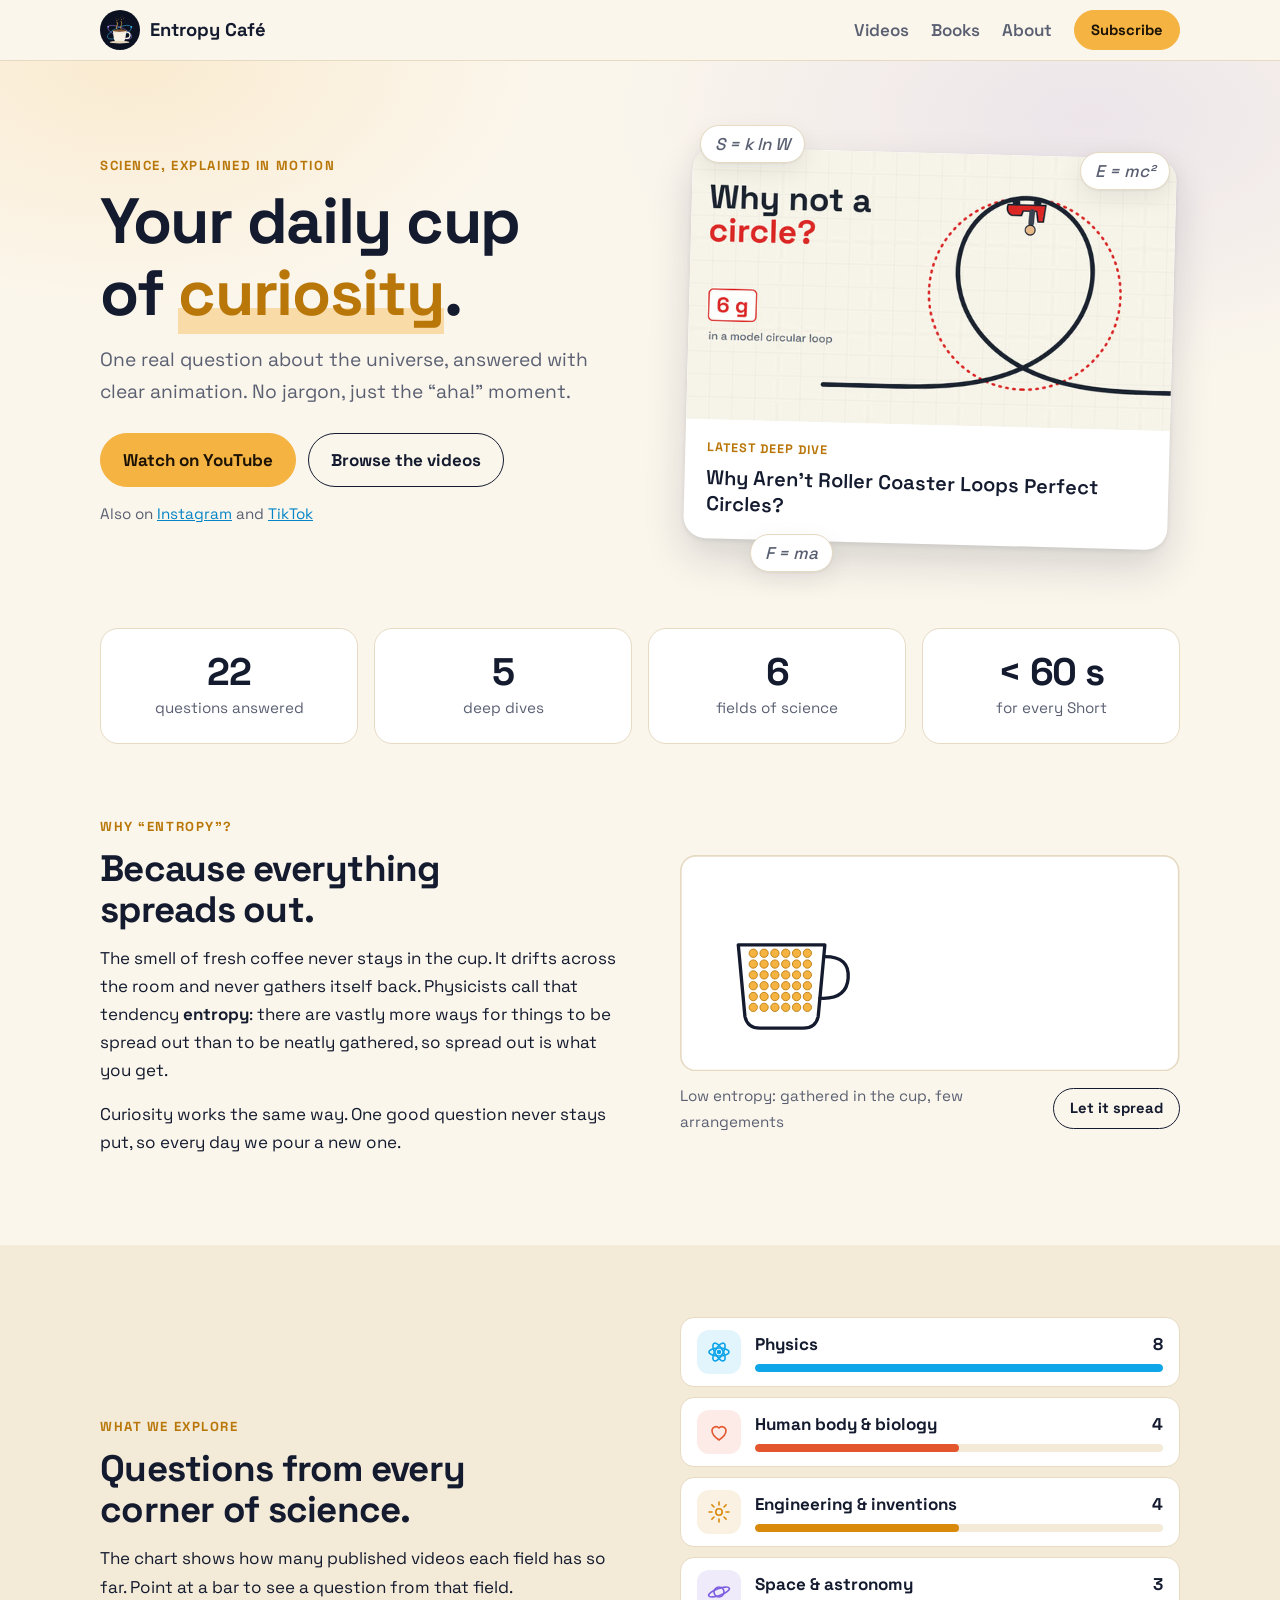
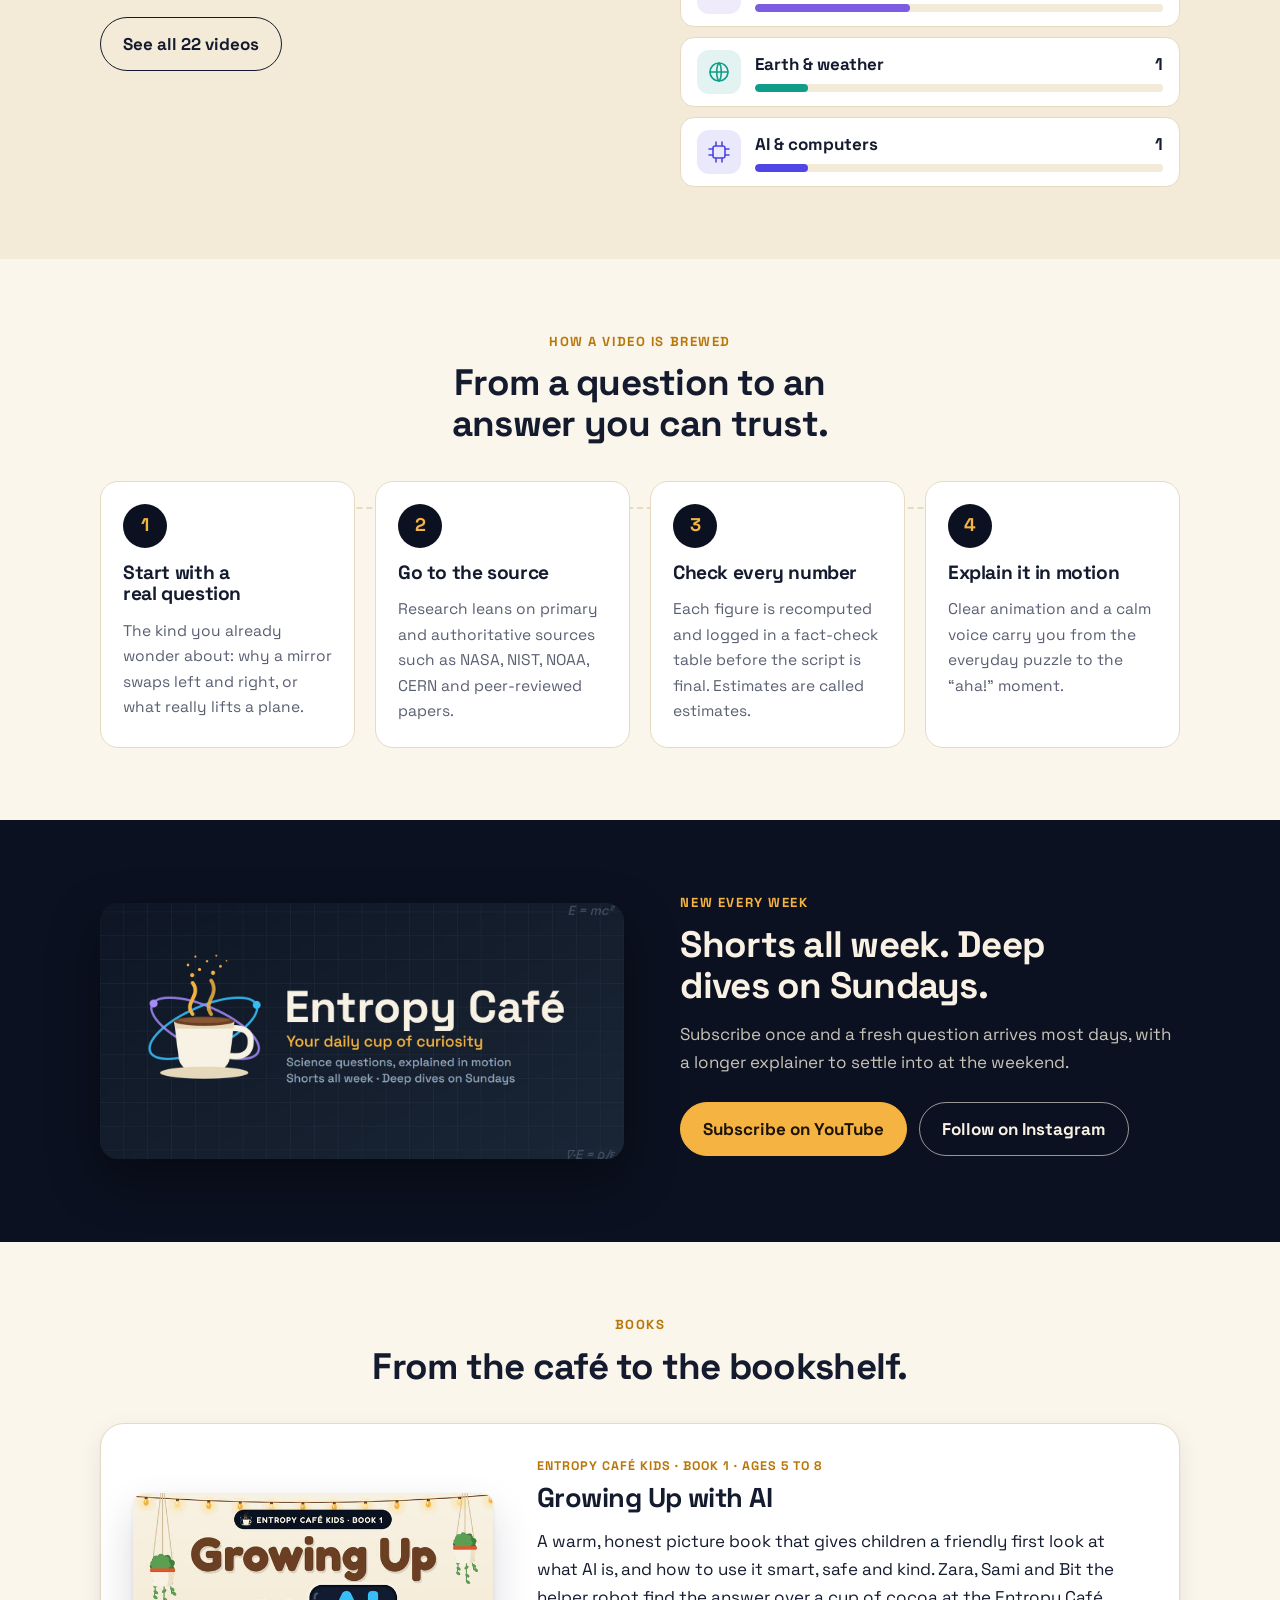
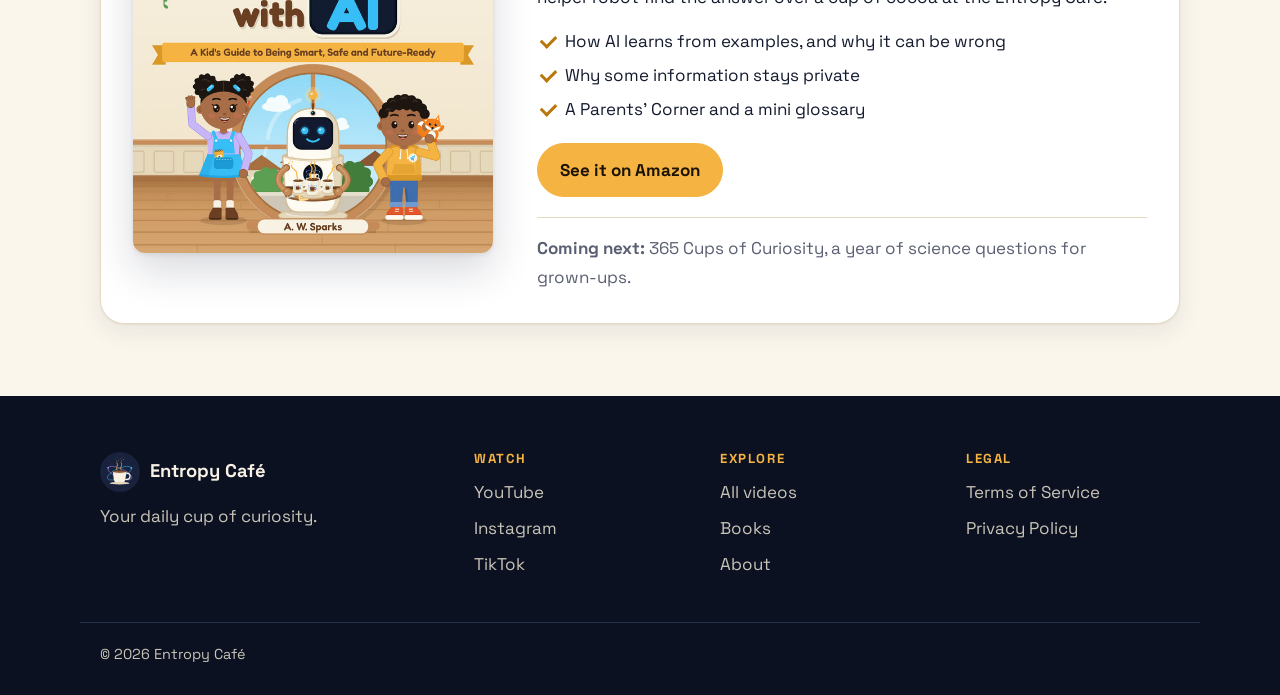
<file: index.html>
<!doctype html>
<html lang="en">
<head>
<meta charset="utf-8">
<meta name="viewport" content="width=device-width, initial-scale=1">
<title>Entropy Café · Your daily cup of curiosity</title>
<meta name="description" content="Entropy Café answers one real science question a day with clear animation. Physics, space, biology, engineering and more.">
<meta property="og:title" content="Entropy Café · Your daily cup of curiosity">
<meta property="og:description" content="Entropy Café answers one real science question a day with clear animation. Physics, space, biology, engineering and more.">
<meta property="og:image" content="https://wadra.github.io/entropycafe_website/img/banner.jpg">
<link rel="icon" href="logo.png">
<link rel="stylesheet" href="style.css">
</head>
<body class="site home">
<a class="skip" href="#main">Skip to content</a>
<nav class="top">
  <div class="wrap">
    <a class="brand" href="./"><span class="logo " aria-hidden="true"><svg viewBox="-300 -330 600 580"><g id="mark">
  <!-- orbit rings (atom) around the cup -->
  <ellipse cx="0" cy="-10" rx="250" ry="92" fill="none" stroke="#38BDF8" stroke-width="10" opacity="0.9" transform="rotate(-24)"/>
  <ellipse cx="0" cy="-10" rx="250" ry="92" fill="none" stroke="#A78BFA" stroke-width="10" opacity="0.85" transform="rotate(24)"/>
  <circle cx="226" cy="-110" r="17" fill="#38BDF8"/>
  <circle cx="-218" cy="-116" r="17" fill="#A78BFA"/>
  <!-- cup -->
  <path d="M -130 -40 L 130 -40 L 110 120 Q 100 170 50 170 L -50 170 Q -100 170 -110 120 Z" fill="#F8F1E4"/>
  <path d="M 128 -10 Q 205 -10 200 55 Q 195 118 118 110" fill="none" stroke="#F8F1E4" stroke-width="26" stroke-linecap="round"/>
  <path d="M -130 -40 L 130 -40 L 126 -8 L -126 -8 Z" fill="#E7D8BD"/>
  <ellipse cx="0" cy="-40" rx="130" ry="20" fill="#6B3F24"/>
  <ellipse cx="0" cy="-44" rx="110" ry="12" fill="#8A5634"/>
  <!-- saucer -->
  <ellipse cx="0" cy="182" rx="190" ry="26" fill="#E7D8BD"/>
  <!-- steam that dissolves into scattered particles (entropy) -->
  <path d="M -50 -70 C -90 -120, -10 -150, -50 -205" fill="none" stroke="#F5B342" stroke-width="16" stroke-linecap="round"/>
  <path d="M 30 -70 C -10 -125, 70 -150, 30 -215" fill="none" stroke="#F5B342" stroke-width="16" stroke-linecap="round" opacity="0.85"/>
  <g fill="#F5B342">
    <circle cx="-52" cy="-238" r="9"/><circle cx="-20" cy="-262" r="7"/><circle cx="-70" cy="-282" r="6"/>
    <circle cx="38" cy="-248" r="9"/><circle cx="70" cy="-276" r="6"/><circle cx="12" cy="-298" r="5"/>
    <circle cx="-38" cy="-318" r="4"/><circle cx="52" cy="-322" r="4"/><circle cx="96" cy="-300" r="3.5"/>
  </g>
</g>
</svg></span><span>Entropy Café</span></a>
    <div class="top-links">
      <a href="videos.html">Videos</a><a href="./#books">Books</a><a href="about.html">About</a>
      <a class="btn primary small" href="https://www.youtube.com/@entropycafe?sub_confirmation=1">Subscribe</a>
    </div>
  </div>
</nav>
<main id="main">
<header class="hero">
  <div class="wrap hero-grid">
    <div class="reveal">
      <p class="eyebrow">Science, explained in motion</p>
      <h1>Your daily cup of <em>curiosity</em>.</h1>
      <p class="lede">One real question about the universe, answered with clear animation. No jargon, just the “aha!” moment.</p>
      <p class="cta">
        <a class="btn primary" href="https://www.youtube.com/@entropycafe">Watch on YouTube</a>
        <a class="btn" href="videos.html">Browse the videos</a>
      </p>
      <p class="social">Also on <a href="https://www.instagram.com/entropy.cafe.science/">Instagram</a> and <a href="https://www.tiktok.com/@entropycafe">TikTok</a></p>
    </div>
    <div class="hero-art reveal">
      <span class="eq e1" aria-hidden="true">S = k ln W</span><span class="eq e2" aria-hidden="true">E = mc²</span><span class="eq e3" aria-hidden="true">F = ma</span>
      <a class="feature" href="https://www.youtube.com/watch?v=LrMiKz4gIHo">
        <span class="thumb"><img src="thumbs/LrMiKz4gIHo.jpg" alt="" width="640" height="360"><span class="play" aria-hidden="true"></span></span>
        <span class="feature-text"><span class="card-meta">Latest deep dive</span><span class="card-title">Why Aren't Roller Coaster Loops Perfect Circles?</span></span>
      </a>
    </div>
  </div>
</header>

<section class="stats" aria-label="The channel in numbers">
  <div class="wrap stats-grid">
    <div class="stat reveal"><b data-count="22">22</b><span>questions answered</span></div>
    <div class="stat reveal"><b data-count="5">5</b><span>deep dives</span></div>
    <div class="stat reveal"><b data-count="6">6</b><span>fields of science</span></div>
    <div class="stat reveal"><b>&lt; 60 s</b><span>for every Short</span></div>
  </div>
</section>

<section class="wrap split" id="entropy">
  <div class="reveal">
    <p class="eyebrow">Why “Entropy”?</p>
    <h2>Because everything spreads out.</h2>
    <p>The smell of fresh coffee never stays in the cup. It drifts across the room and never gathers itself back. Physicists call that tendency <strong>entropy</strong>: there are vastly more ways for things to be spread out than to be neatly gathered, so spread out is what you get.</p>
    <p>Curiosity works the same way. One good question never stays put, so every day we pour a new one.</p>
  </div>
  <figure class="entropy reveal" id="entropyFig">
    <svg viewBox="0 0 600 260" role="img" aria-label="Dots that start gathered in a cup and spread out to fill the room">
      <rect x="1" y="1" width="598" height="258" rx="18" class="room"/>
      <path d="M70 108h104l-8 86q-3 14-18 14H96q-15 0-18-14z" class="cup"/><path d="M174 122q30 0 28 26t-34 24" class="cup"/>
      <g class="dots"><circle cx="88" cy="118" r="5" style="--dx:71px;--dy:98px;--d:0.31s"/><circle cx="101" cy="118" r="5" style="--dx:430px;--dy:-82px;--d:0.43s"/><circle cx="114" cy="118" r="5" style="--dx:111px;--dy:-81px;--d:0.03s"/><circle cx="127" cy="118" r="5" style="--dx:434px;--dy:110px;--d:0.27s"/><circle cx="140" cy="118" r="5" style="--dx:134px;--dy:22px;--d:0.30s"/><circle cx="153" cy="118" r="5" style="--dx:297px;--dy:70px;--d:0.21s"/><circle cx="88" cy="131" r="5" style="--dx:198px;--dy:72px;--d:0.18s"/><circle cx="101" cy="131" r="5" style="--dx:189px;--dy:-86px;--d:0.37s"/><circle cx="114" cy="131" r="5" style="--dx:366px;--dy:-31px;--d:0.09s"/><circle cx="127" cy="131" r="5" style="--dx:433px;--dy:-80px;--d:0.23s"/><circle cx="140" cy="131" r="5" style="--dx:136px;--dy:-83px;--d:0.06s"/><circle cx="153" cy="131" r="5" style="--dx:213px;--dy:56px;--d:0.04s"/><circle cx="88" cy="144" r="5" style="--dx:269px;--dy:75px;--d:0.13s"/><circle cx="101" cy="144" r="5" style="--dx:248px;--dy:-45px;--d:0.16s"/><circle cx="114" cy="144" r="5" style="--dx:193px;--dy:30px;--d:0.15s"/><circle cx="127" cy="144" r="5" style="--dx:-12px;--dy:64px;--d:0.31s"/><circle cx="140" cy="144" r="5" style="--dx:95px;--dy:89px;--d:0.24s"/><circle cx="153" cy="144" r="5" style="--dx:-27px;--dy:-65px;--d:0.46s"/><circle cx="88" cy="157" r="5" style="--dx:260px;--dy:-29px;--d:0.09s"/><circle cx="101" cy="157" r="5" style="--dx:163px;--dy:-94px;--d:0.00s"/><circle cx="114" cy="157" r="5" style="--dx:289px;--dy:27px;--d:0.07s"/><circle cx="127" cy="157" r="5" style="--dx:196px;--dy:23px;--d:0.44s"/><circle cx="140" cy="157" r="5" style="--dx:91px;--dy:-46px;--d:0.32s"/><circle cx="153" cy="157" r="5" style="--dx:324px;--dy:-26px;--d:0.24s"/><circle cx="88" cy="170" r="5" style="--dx:366px;--dy:55px;--d:0.16s"/><circle cx="101" cy="170" r="5" style="--dx:407px;--dy:-101px;--d:0.14s"/><circle cx="114" cy="170" r="5" style="--dx:429px;--dy:5px;--d:0.10s"/><circle cx="127" cy="170" r="5" style="--dx:-69px;--dy:-83px;--d:0.41s"/><circle cx="140" cy="170" r="5" style="--dx:300px;--dy:-100px;--d:0.25s"/><circle cx="153" cy="170" r="5" style="--dx:285px;--dy:-57px;--d:0.16s"/><circle cx="88" cy="183" r="5" style="--dx:132px;--dy:-114px;--d:0.44s"/><circle cx="101" cy="183" r="5" style="--dx:39px;--dy:-16px;--d:0.35s"/><circle cx="114" cy="183" r="5" style="--dx:154px;--dy:-101px;--d:0.26s"/><circle cx="127" cy="183" r="5" style="--dx:85px;--dy:-136px;--d:0.19s"/><circle cx="140" cy="183" r="5" style="--dx:142px;--dy:-1px;--d:0.43s"/><circle cx="153" cy="183" r="5" style="--dx:295px;--dy:-109px;--d:0.34s"/></g>
    </svg>
    <figcaption><span class="state">Low entropy: gathered in the cup, few arrangements</span><button type="button" class="btn small" id="stir">Let it spread</button></figcaption>
  </figure>
</section>

<section class="band-light">
  <div class="wrap split">
    <div class="reveal">
      <p class="eyebrow">What we explore</p>
      <h2>Questions from every corner of science.</h2>
      <p>The chart shows how many published videos each field has so far. Point at a bar to see a question from that field.</p>
      <p><a class="btn" href="videos.html">See all 22 videos</a></p>
    </div>
    <ul class="bars reveal" aria-label="Published videos per field">
      <li style="--c:#0ea5e9;--w:100%" tabindex="0">
        <span class="bar-icon"><svg viewBox="0 0 24 24" width="24" height="24" fill="none" stroke="currentColor" stroke-width="1.6" stroke-linecap="round" stroke-linejoin="round" aria-hidden="true"><ellipse cx="12" cy="12" rx="10" ry="4"/><ellipse cx="12" cy="12" rx="10" ry="4" transform="rotate(60 12 12)"/><ellipse cx="12" cy="12" rx="10" ry="4" transform="rotate(120 12 12)"/><circle cx="12" cy="12" r="1.4" fill="currentColor"/></svg></span>
        <span class="bar-main"><span class="bar-name">Physics<b>8</b></span><span class="bar-track"><span class="bar-fill"></span></span>
        <span class="bar-sample">“Why Aren't Roller Coaster Loops Perfect Circles?”</span></span>
      </li>
      <li style="--c:#e4572e;--w:50%" tabindex="0">
        <span class="bar-icon"><svg viewBox="0 0 24 24" width="24" height="24" fill="none" stroke="currentColor" stroke-width="1.6" stroke-linecap="round" stroke-linejoin="round" aria-hidden="true"><path d="M12 20s-7-4.4-7-9.4A4 4 0 0 1 12 8a4 4 0 0 1 7 2.6c0 5-7 9.4-7 9.4z"/></svg></span>
        <span class="bar-main"><span class="bar-name">Human body &amp; biology<b>4</b></span><span class="bar-track"><span class="bar-fill"></span></span>
        <span class="bar-sample">“Your Blood Is Never Blue. So Why Do Your Veins Look Blue?”</span></span>
      </li>
      <li style="--c:#d98a0b;--w:50%" tabindex="0">
        <span class="bar-icon"><svg viewBox="0 0 24 24" width="24" height="24" fill="none" stroke="currentColor" stroke-width="1.6" stroke-linecap="round" stroke-linejoin="round" aria-hidden="true"><circle cx="12" cy="12" r="3.2"/><path d="M12 2v3M12 19v3M2 12h3M19 12h3M4.9 4.9l2.1 2.1M17 17l2.1 2.1M4.9 19.1 7 17M17 7l2.1-2.1"/></svg></span>
        <span class="bar-main"><span class="bar-name">Engineering &amp; inventions<b>4</b></span><span class="bar-track"><span class="bar-fill"></span></span>
        <span class="bar-sample">“Why Is a 660-Tonne Steel Ball Hanging Inside One of the World's Tallest Skyscrapers?”</span></span>
      </li>
      <li style="--c:#7c5ce0;--w:38%" tabindex="0">
        <span class="bar-icon"><svg viewBox="0 0 24 24" width="24" height="24" fill="none" stroke="currentColor" stroke-width="1.6" stroke-linecap="round" stroke-linejoin="round" aria-hidden="true"><circle cx="12" cy="12" r="5"/><ellipse cx="12" cy="12" rx="11" ry="3.4" transform="rotate(-20 12 12)"/></svg></span>
        <span class="bar-main"><span class="bar-name">Space &amp; astronomy<b>3</b></span><span class="bar-track"><span class="bar-fill"></span></span>
        <span class="bar-sample">“You're Moving at 2 Million km/h Right Now. Why Can't You Feel It?”</span></span>
      </li>
      <li style="--c:#0f9d8a;--w:13%" tabindex="0">
        <span class="bar-icon"><svg viewBox="0 0 24 24" width="24" height="24" fill="none" stroke="currentColor" stroke-width="1.6" stroke-linecap="round" stroke-linejoin="round" aria-hidden="true"><circle cx="12" cy="12" r="9"/><path d="M3 12h18M12 3c3 3 3 15 0 18M12 3c-3 3-3 15 0 18"/></svg></span>
        <span class="bar-main"><span class="bar-name">Earth &amp; weather<b>1</b></span><span class="bar-track"><span class="bar-fill"></span></span>
        <span class="bar-sample">“Why Does the Ocean Have Two High Tides a Day When the Moon Only Passes Once?”</span></span>
      </li>
      <li style="--c:#4f46e5;--w:13%" tabindex="0">
        <span class="bar-icon"><svg viewBox="0 0 24 24" width="24" height="24" fill="none" stroke="currentColor" stroke-width="1.6" stroke-linecap="round" stroke-linejoin="round" aria-hidden="true"><rect x="6" y="6" width="12" height="12" rx="2"/><path d="M9 2v4M15 2v4M9 18v4M15 18v4M2 9h4M2 15h4M18 9h4M18 15h4"/></svg></span>
        <span class="bar-main"><span class="bar-name">AI &amp; computers<b>1</b></span><span class="bar-track"><span class="bar-fill"></span></span>
        <span class="bar-sample">“How Does a Self-Driving Car Know Where It Is to Within a Few Centimetres?”</span></span>
      </li>
    </ul>
  </div>
</section>

<section class="wrap" id="how">
  <div class="center reveal">
    <p class="eyebrow">How a video is brewed</p>
    <h2>From a question to an answer you can trust.</h2>
  </div>
  <ol class="steps">
    <li class="reveal"><span class="step-n">1</span><h3>Start with a real question</h3><p>The kind you already wonder about: why a mirror swaps left and right, or what really lifts a plane.</p></li>
    <li class="reveal"><span class="step-n">2</span><h3>Go to the source</h3><p>Research leans on primary and authoritative sources such as NASA, NIST, NOAA, CERN and peer-reviewed papers.</p></li>
    <li class="reveal"><span class="step-n">3</span><h3>Check every number</h3><p>Each figure is recomputed and logged in a fact-check table before the script is final. Estimates are called estimates.</p></li>
    <li class="reveal"><span class="step-n">4</span><h3>Explain it in motion</h3><p>Clear animation and a calm voice carry you from the everyday puzzle to the “aha!” moment.</p></li>
  </ol>
</section>

<section class="band-dark">
  <div class="wrap split">
    <img class="reveal banner" src="img/banner.jpg" alt="Entropy Café banner: a steaming cup circled by two orbit rings" width="1400" height="684" loading="lazy">
    <div class="reveal">
      <p class="eyebrow">New every week</p>
      <h2>Shorts all week. Deep dives on Sundays.</h2>
      <p>Subscribe once and a fresh question arrives most days, with a longer explainer to settle into at the weekend.</p>
      <p class="cta"><a class="btn primary" href="https://www.youtube.com/@entropycafe?sub_confirmation=1">Subscribe on YouTube</a><a class="btn ghost" href="https://www.instagram.com/entropy.cafe.science/">Follow on Instagram</a></p>
    </div>
  </div>
</section>

<section class="wrap" id="books">
  <div class="center reveal"><p class="eyebrow">Books</p><h2>From the café to the bookshelf.</h2></div>
  <div class="book reveal">
    <a class="book-cover" href="https://www.amazon.com/dp/B0HLD6KB7K"><img src="img/book-growing-up-with-ai.jpg" alt="Cover of Growing Up with AI" width="640" height="640" loading="lazy"></a>
    <div>
      <p class="card-meta">Entropy Café Kids · Book 1 · Ages 5 to 8</p>
      <h3>Growing Up with AI</h3>
      <p>A warm, honest picture book that gives children a friendly first look at what AI is, and how to use it smart, safe and kind. Zara, Sami and Bit the helper robot find the answer over a cup of cocoa at the Entropy Café.</p>
      <ul class="ticks"><li>How AI learns from examples, and why it can be wrong</li><li>Why some information stays private</li><li>A Parents’ Corner and a mini glossary</li></ul>
      <p><a class="btn primary" href="https://www.amazon.com/dp/B0HLD6KB7K">See it on Amazon</a></p>
      <p class="soon"><strong>Coming next:</strong> 365 Cups of Curiosity, a year of science questions for grown-ups.</p>
    </div>
  </div>
</section></main>
<footer class="foot">
  <div class="wrap foot-grid">
    <div><a class="brand" href="./"><span class="logo " aria-hidden="true"><svg viewBox="-300 -330 600 580"><g id="mark">
  <!-- orbit rings (atom) around the cup -->
  <ellipse cx="0" cy="-10" rx="250" ry="92" fill="none" stroke="#38BDF8" stroke-width="10" opacity="0.9" transform="rotate(-24)"/>
  <ellipse cx="0" cy="-10" rx="250" ry="92" fill="none" stroke="#A78BFA" stroke-width="10" opacity="0.85" transform="rotate(24)"/>
  <circle cx="226" cy="-110" r="17" fill="#38BDF8"/>
  <circle cx="-218" cy="-116" r="17" fill="#A78BFA"/>
  <!-- cup -->
  <path d="M -130 -40 L 130 -40 L 110 120 Q 100 170 50 170 L -50 170 Q -100 170 -110 120 Z" fill="#F8F1E4"/>
  <path d="M 128 -10 Q 205 -10 200 55 Q 195 118 118 110" fill="none" stroke="#F8F1E4" stroke-width="26" stroke-linecap="round"/>
  <path d="M -130 -40 L 130 -40 L 126 -8 L -126 -8 Z" fill="#E7D8BD"/>
  <ellipse cx="0" cy="-40" rx="130" ry="20" fill="#6B3F24"/>
  <ellipse cx="0" cy="-44" rx="110" ry="12" fill="#8A5634"/>
  <!-- saucer -->
  <ellipse cx="0" cy="182" rx="190" ry="26" fill="#E7D8BD"/>
  <!-- steam that dissolves into scattered particles (entropy) -->
  <path d="M -50 -70 C -90 -120, -10 -150, -50 -205" fill="none" stroke="#F5B342" stroke-width="16" stroke-linecap="round"/>
  <path d="M 30 -70 C -10 -125, 70 -150, 30 -215" fill="none" stroke="#F5B342" stroke-width="16" stroke-linecap="round" opacity="0.85"/>
  <g fill="#F5B342">
    <circle cx="-52" cy="-238" r="9"/><circle cx="-20" cy="-262" r="7"/><circle cx="-70" cy="-282" r="6"/>
    <circle cx="38" cy="-248" r="9"/><circle cx="70" cy="-276" r="6"/><circle cx="12" cy="-298" r="5"/>
    <circle cx="-38" cy="-318" r="4"/><circle cx="52" cy="-322" r="4"/><circle cx="96" cy="-300" r="3.5"/>
  </g>
</g>
</svg></span><span>Entropy Café</span></a><p>Your daily cup of curiosity.</p></div>
    <div><h2>Watch</h2><a href="https://www.youtube.com/@entropycafe">YouTube</a><a href="https://www.instagram.com/entropy.cafe.science/">Instagram</a><a href="https://www.tiktok.com/@entropycafe">TikTok</a></div>
    <div><h2>Explore</h2><a href="videos.html">All videos</a><a href="./#books">Books</a><a href="about.html">About</a></div>
    <div><h2>Legal</h2><a href="terms.html">Terms of Service</a><a href="privacy.html">Privacy Policy</a></div>
  </div>
  <p class="wrap copy">© 2026 Entropy Café</p>
</footer>
<script src="script.js" defer></script>
</body>
</html>
</file>
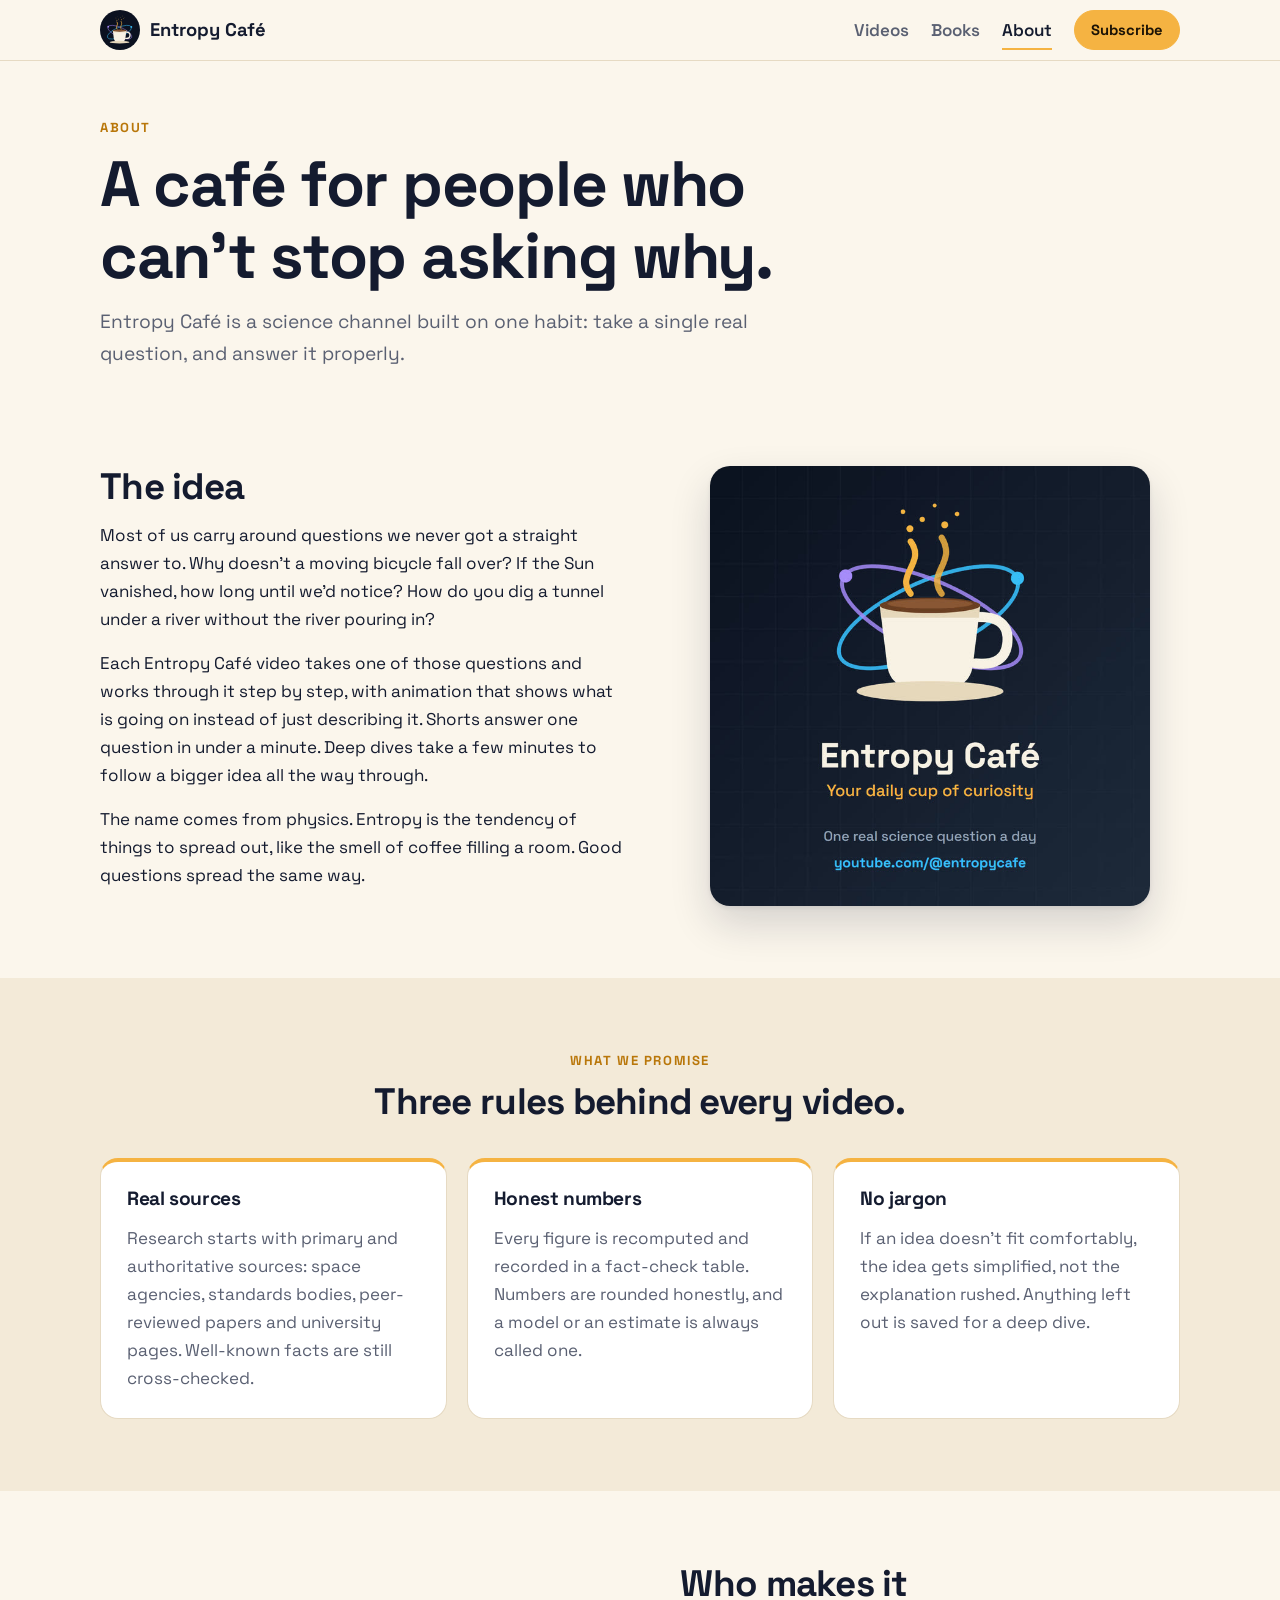
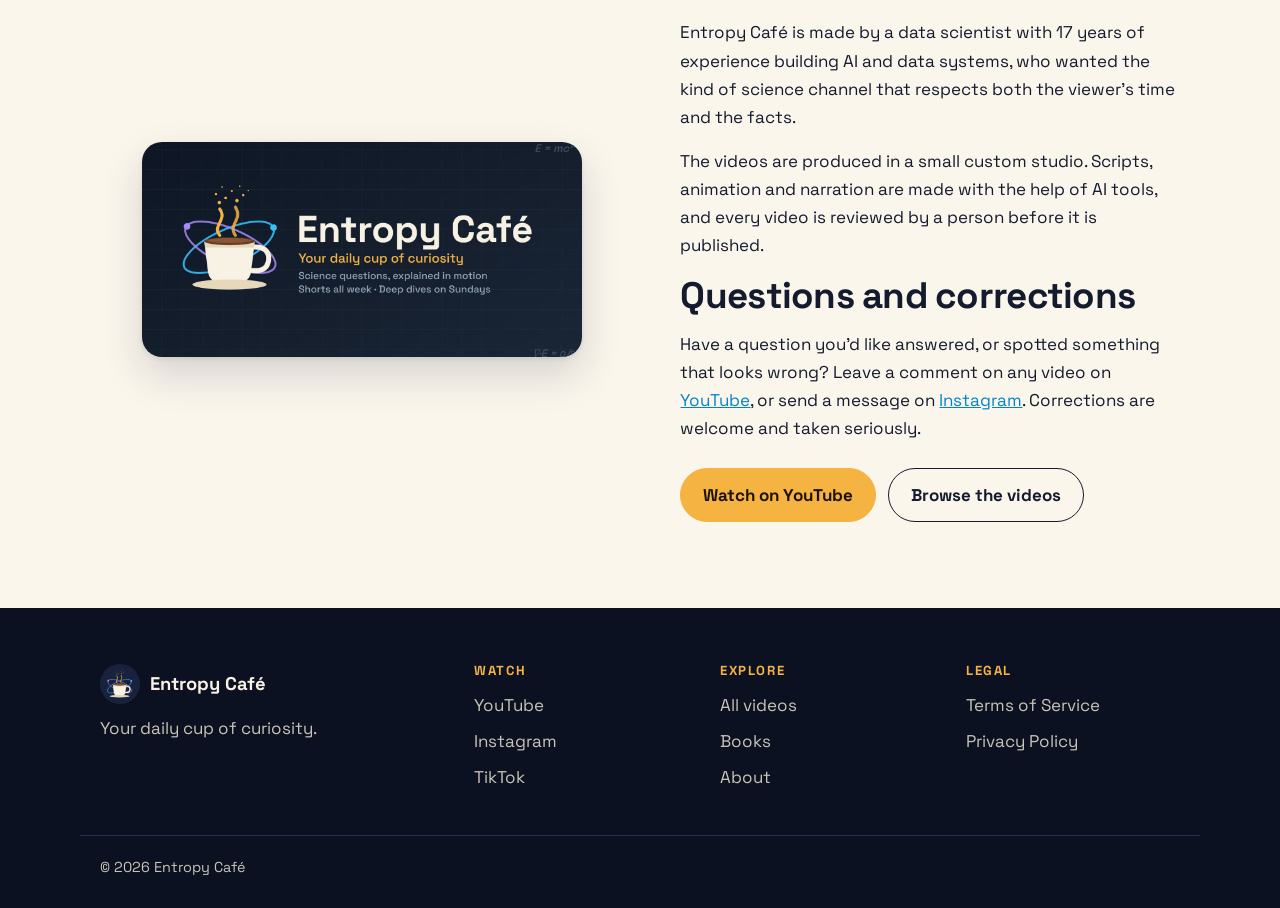
<file: about.html>
<!doctype html>
<html lang="en">
<head>
<meta charset="utf-8">
<meta name="viewport" content="width=device-width, initial-scale=1">
<title>About · Entropy Café</title>
<meta name="description" content="What Entropy Café is, how its videos are researched and checked, and who makes it.">
<meta property="og:title" content="About · Entropy Café">
<meta property="og:description" content="What Entropy Café is, how its videos are researched and checked, and who makes it.">
<meta property="og:image" content="https://wadra.github.io/entropycafe_website/img/banner.jpg">
<link rel="icon" href="logo.png">
<link rel="stylesheet" href="style.css">
</head>
<body class="site ">
<a class="skip" href="#main">Skip to content</a>
<nav class="top">
  <div class="wrap">
    <a class="brand" href="./"><span class="logo " aria-hidden="true"><svg viewBox="-300 -330 600 580"><g id="mark">
  <!-- orbit rings (atom) around the cup -->
  <ellipse cx="0" cy="-10" rx="250" ry="92" fill="none" stroke="#38BDF8" stroke-width="10" opacity="0.9" transform="rotate(-24)"/>
  <ellipse cx="0" cy="-10" rx="250" ry="92" fill="none" stroke="#A78BFA" stroke-width="10" opacity="0.85" transform="rotate(24)"/>
  <circle cx="226" cy="-110" r="17" fill="#38BDF8"/>
  <circle cx="-218" cy="-116" r="17" fill="#A78BFA"/>
  <!-- cup -->
  <path d="M -130 -40 L 130 -40 L 110 120 Q 100 170 50 170 L -50 170 Q -100 170 -110 120 Z" fill="#F8F1E4"/>
  <path d="M 128 -10 Q 205 -10 200 55 Q 195 118 118 110" fill="none" stroke="#F8F1E4" stroke-width="26" stroke-linecap="round"/>
  <path d="M -130 -40 L 130 -40 L 126 -8 L -126 -8 Z" fill="#E7D8BD"/>
  <ellipse cx="0" cy="-40" rx="130" ry="20" fill="#6B3F24"/>
  <ellipse cx="0" cy="-44" rx="110" ry="12" fill="#8A5634"/>
  <!-- saucer -->
  <ellipse cx="0" cy="182" rx="190" ry="26" fill="#E7D8BD"/>
  <!-- steam that dissolves into scattered particles (entropy) -->
  <path d="M -50 -70 C -90 -120, -10 -150, -50 -205" fill="none" stroke="#F5B342" stroke-width="16" stroke-linecap="round"/>
  <path d="M 30 -70 C -10 -125, 70 -150, 30 -215" fill="none" stroke="#F5B342" stroke-width="16" stroke-linecap="round" opacity="0.85"/>
  <g fill="#F5B342">
    <circle cx="-52" cy="-238" r="9"/><circle cx="-20" cy="-262" r="7"/><circle cx="-70" cy="-282" r="6"/>
    <circle cx="38" cy="-248" r="9"/><circle cx="70" cy="-276" r="6"/><circle cx="12" cy="-298" r="5"/>
    <circle cx="-38" cy="-318" r="4"/><circle cx="52" cy="-322" r="4"/><circle cx="96" cy="-300" r="3.5"/>
  </g>
</g>
</svg></span><span>Entropy Café</span></a>
    <div class="top-links">
      <a href="videos.html">Videos</a><a href="./#books">Books</a><a href="about.html" aria-current="page">About</a>
      <a class="btn primary small" href="https://www.youtube.com/@entropycafe?sub_confirmation=1">Subscribe</a>
    </div>
  </div>
</nav>
<main id="main">
<header class="page-head"><div class="wrap">
  <p class="eyebrow">About</p>
  <h1>A café for people who can’t stop asking why.</h1>
  <p class="lede">Entropy Café is a science channel built on one habit: take a single real question, and answer it properly.</p>
</div></header>

<section class="wrap split">
  <div class="reveal">
    <h2>The idea</h2>
    <p>Most of us carry around questions we never got a straight answer to. Why doesn’t a moving bicycle fall over? If the Sun vanished, how long until we’d notice? How do you dig a tunnel under a river without the river pouring in?</p>
    <p>Each Entropy Café video takes one of those questions and works through it step by step, with animation that shows what is going on instead of just describing it. Shorts answer one question in under a minute. Deep dives take a few minutes to follow a bigger idea all the way through.</p>
    <p>The name comes from physics. Entropy is the tendency of things to spread out, like the smell of coffee filling a room. Good questions spread the same way.</p>
  </div>
  <img class="reveal pic" src="img/card.jpg" alt="Entropy Café card with the cup logo and the line: one real science question a day" width="720" height="720" loading="lazy">
</section>

<section class="band-light"><div class="wrap">
  <div class="center reveal"><p class="eyebrow">What we promise</p><h2>Three rules behind every video.</h2></div>
  <div class="trio">
    <div class="tile reveal"><h3>Real sources</h3><p>Research starts with primary and authoritative sources: space agencies, standards bodies, peer-reviewed papers and university pages. Well-known facts are still cross-checked.</p></div>
    <div class="tile reveal"><h3>Honest numbers</h3><p>Every figure is recomputed and recorded in a fact-check table. Numbers are rounded honestly, and a model or an estimate is always called one.</p></div>
    <div class="tile reveal"><h3>No jargon</h3><p>If an idea doesn’t fit comfortably, the idea gets simplified, not the explanation rushed. Anything left out is saved for a deep dive.</p></div>
  </div>
</div></section>

<section class="wrap split">
  <img class="reveal pic" src="img/banner.jpg" alt="Entropy Café banner: science questions, explained in motion" width="1400" height="684" loading="lazy">
  <div class="reveal">
    <h2>Who makes it</h2>
    <p>Entropy Café is made by a data scientist with 17 years of experience building AI and data systems, who wanted the kind of science channel that respects both the viewer’s time and the facts.</p>
    <p>The videos are produced in a small custom studio. Scripts, animation and narration are made with the help of AI tools, and every video is reviewed by a person before it is published.</p>
    <h2>Questions and corrections</h2>
    <p>Have a question you’d like answered, or spotted something that looks wrong? Leave a comment on any video on <a href="https://www.youtube.com/@entropycafe">YouTube</a>, or send a message on <a href="https://www.instagram.com/entropy.cafe.science/">Instagram</a>. Corrections are welcome and taken seriously.</p>
    <p class="cta"><a class="btn primary" href="https://www.youtube.com/@entropycafe">Watch on YouTube</a><a class="btn" href="videos.html">Browse the videos</a></p>
  </div>
</section></main>
<footer class="foot">
  <div class="wrap foot-grid">
    <div><a class="brand" href="./"><span class="logo " aria-hidden="true"><svg viewBox="-300 -330 600 580"><g id="mark">
  <!-- orbit rings (atom) around the cup -->
  <ellipse cx="0" cy="-10" rx="250" ry="92" fill="none" stroke="#38BDF8" stroke-width="10" opacity="0.9" transform="rotate(-24)"/>
  <ellipse cx="0" cy="-10" rx="250" ry="92" fill="none" stroke="#A78BFA" stroke-width="10" opacity="0.85" transform="rotate(24)"/>
  <circle cx="226" cy="-110" r="17" fill="#38BDF8"/>
  <circle cx="-218" cy="-116" r="17" fill="#A78BFA"/>
  <!-- cup -->
  <path d="M -130 -40 L 130 -40 L 110 120 Q 100 170 50 170 L -50 170 Q -100 170 -110 120 Z" fill="#F8F1E4"/>
  <path d="M 128 -10 Q 205 -10 200 55 Q 195 118 118 110" fill="none" stroke="#F8F1E4" stroke-width="26" stroke-linecap="round"/>
  <path d="M -130 -40 L 130 -40 L 126 -8 L -126 -8 Z" fill="#E7D8BD"/>
  <ellipse cx="0" cy="-40" rx="130" ry="20" fill="#6B3F24"/>
  <ellipse cx="0" cy="-44" rx="110" ry="12" fill="#8A5634"/>
  <!-- saucer -->
  <ellipse cx="0" cy="182" rx="190" ry="26" fill="#E7D8BD"/>
  <!-- steam that dissolves into scattered particles (entropy) -->
  <path d="M -50 -70 C -90 -120, -10 -150, -50 -205" fill="none" stroke="#F5B342" stroke-width="16" stroke-linecap="round"/>
  <path d="M 30 -70 C -10 -125, 70 -150, 30 -215" fill="none" stroke="#F5B342" stroke-width="16" stroke-linecap="round" opacity="0.85"/>
  <g fill="#F5B342">
    <circle cx="-52" cy="-238" r="9"/><circle cx="-20" cy="-262" r="7"/><circle cx="-70" cy="-282" r="6"/>
    <circle cx="38" cy="-248" r="9"/><circle cx="70" cy="-276" r="6"/><circle cx="12" cy="-298" r="5"/>
    <circle cx="-38" cy="-318" r="4"/><circle cx="52" cy="-322" r="4"/><circle cx="96" cy="-300" r="3.5"/>
  </g>
</g>
</svg></span><span>Entropy Café</span></a><p>Your daily cup of curiosity.</p></div>
    <div><h2>Watch</h2><a href="https://www.youtube.com/@entropycafe">YouTube</a><a href="https://www.instagram.com/entropy.cafe.science/">Instagram</a><a href="https://www.tiktok.com/@entropycafe">TikTok</a></div>
    <div><h2>Explore</h2><a href="videos.html">All videos</a><a href="./#books">Books</a><a href="about.html">About</a></div>
    <div><h2>Legal</h2><a href="terms.html">Terms of Service</a><a href="privacy.html">Privacy Policy</a></div>
  </div>
  <p class="wrap copy">© 2026 Entropy Café</p>
</footer>
<script src="script.js" defer></script>
</body>
</html>
</file>
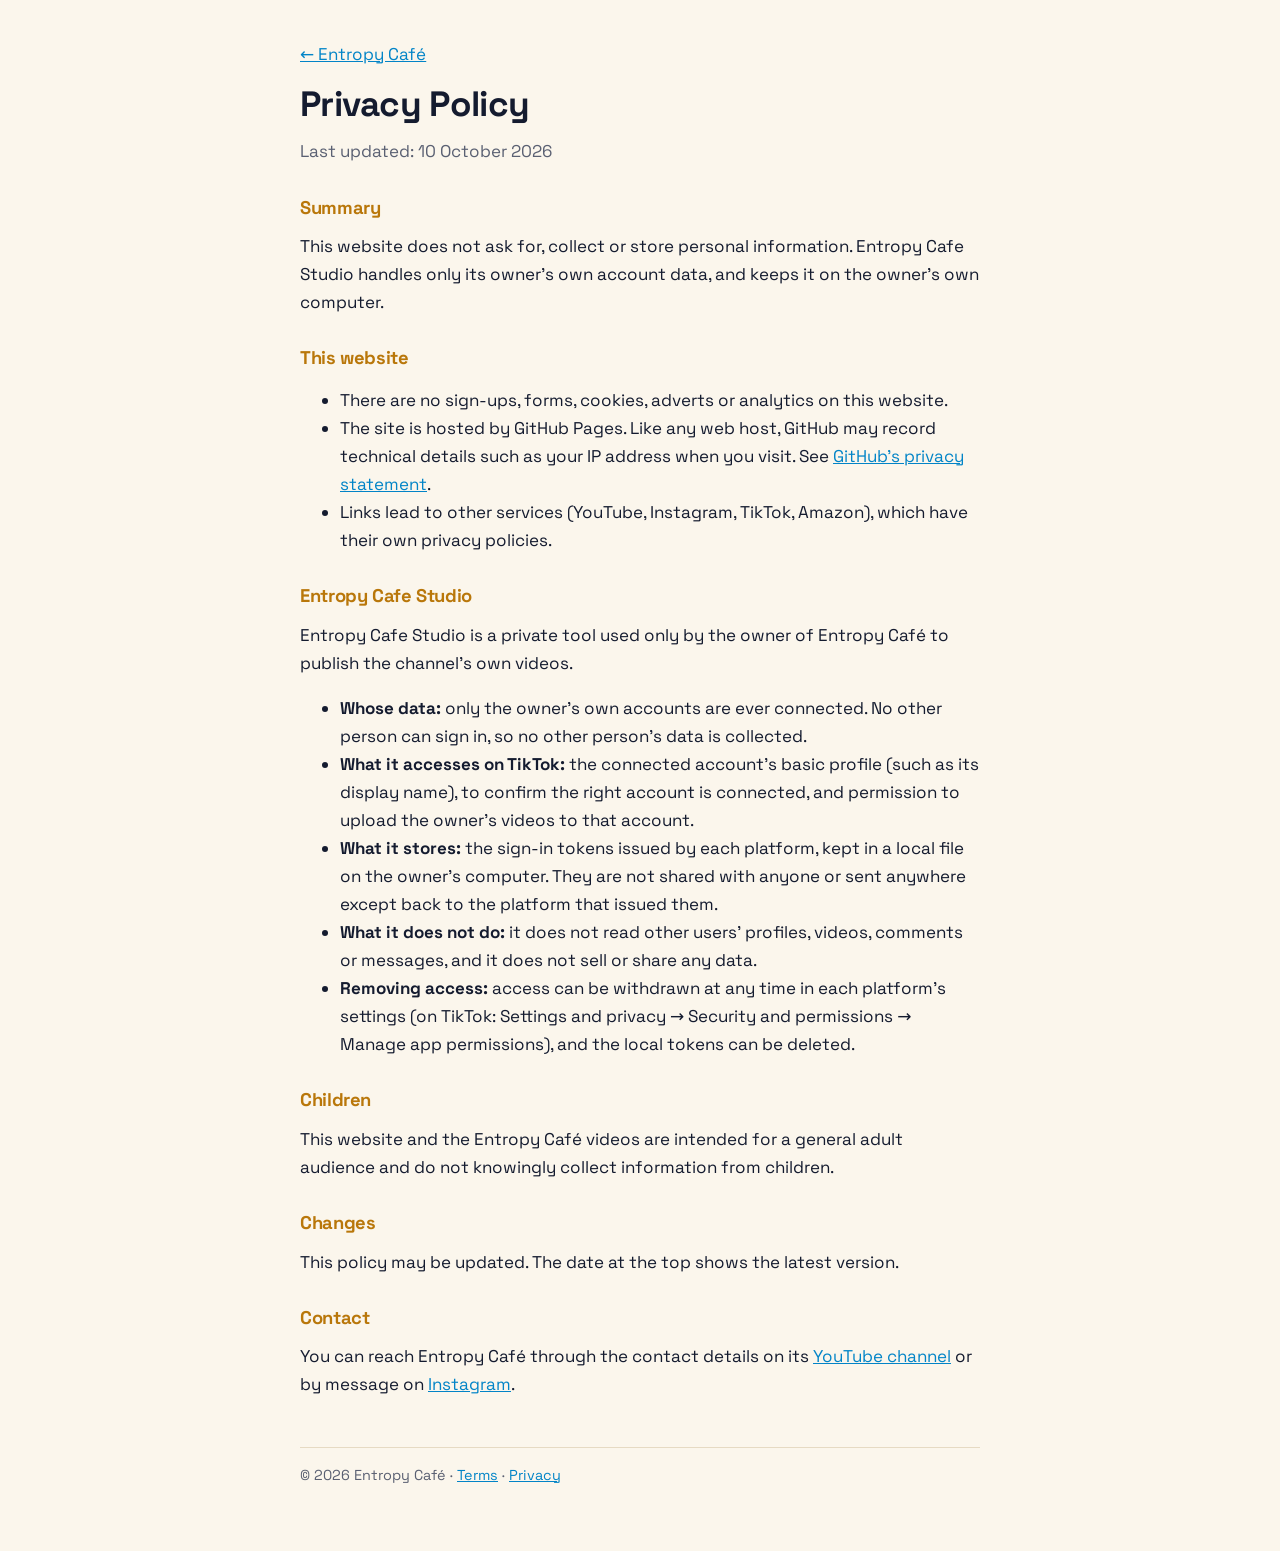
<file: privacy.html>
<!doctype html>
<html lang="en">
<head>
<meta charset="utf-8">
<meta name="viewport" content="width=device-width, initial-scale=1">
<title>Privacy Policy · Entropy Café</title>
<link rel="icon" href="logo.png">
<link rel="stylesheet" href="style.css">
</head>
<body>
<main>
  <p><a href="./">← Entropy Café</a></p>
  <h1>Privacy Policy</h1>
  <p class="tag">Last updated: 10 October 2026</p>

  <h2>Summary</h2>
  <p>This website does not ask for, collect or store personal information. Entropy Cafe Studio handles only its owner's own account data, and keeps it on the owner's own computer.</p>

  <h2>This website</h2>
  <ul>
    <li>There are no sign-ups, forms, cookies, adverts or analytics on this website.</li>
    <li>The site is hosted by GitHub Pages. Like any web host, GitHub may record technical details such as your IP address when you visit. See <a href="https://docs.github.com/en/site-policy/privacy-policies/github-general-privacy-statement">GitHub's privacy statement</a>.</li>
    <li>Links lead to other services (YouTube, Instagram, TikTok, Amazon), which have their own privacy policies.</li>
  </ul>

  <h2>Entropy Cafe Studio</h2>
  <p>Entropy Cafe Studio is a private tool used only by the owner of Entropy Café to publish the channel's own videos.</p>
  <ul>
    <li><strong>Whose data:</strong> only the owner's own accounts are ever connected. No other person can sign in, so no other person's data is collected.</li>
    <li><strong>What it accesses on TikTok:</strong> the connected account's basic profile (such as its display name), to confirm the right account is connected, and permission to upload the owner's videos to that account.</li>
    <li><strong>What it stores:</strong> the sign-in tokens issued by each platform, kept in a local file on the owner's computer. They are not shared with anyone or sent anywhere except back to the platform that issued them.</li>
    <li><strong>What it does not do:</strong> it does not read other users' profiles, videos, comments or messages, and it does not sell or share any data.</li>
    <li><strong>Removing access:</strong> access can be withdrawn at any time in each platform's settings (on TikTok: Settings and privacy → Security and permissions → Manage app permissions), and the local tokens can be deleted.</li>
  </ul>

  <h2>Children</h2>
  <p>This website and the Entropy Café videos are intended for a general adult audience and do not knowingly collect information from children.</p>

  <h2>Changes</h2>
  <p>This policy may be updated. The date at the top shows the latest version.</p>

  <h2>Contact</h2>
  <p>You can reach Entropy Café through the contact details on its <a href="https://www.youtube.com/@entropycafe">YouTube channel</a> or by message on <a href="https://www.instagram.com/entropy.cafe.science/">Instagram</a>.</p>

  <footer>
    © 2026 Entropy Café · <a href="terms.html">Terms</a> · <a href="privacy.html">Privacy</a>
  </footer>
</main>
</body>
</html>
</file>
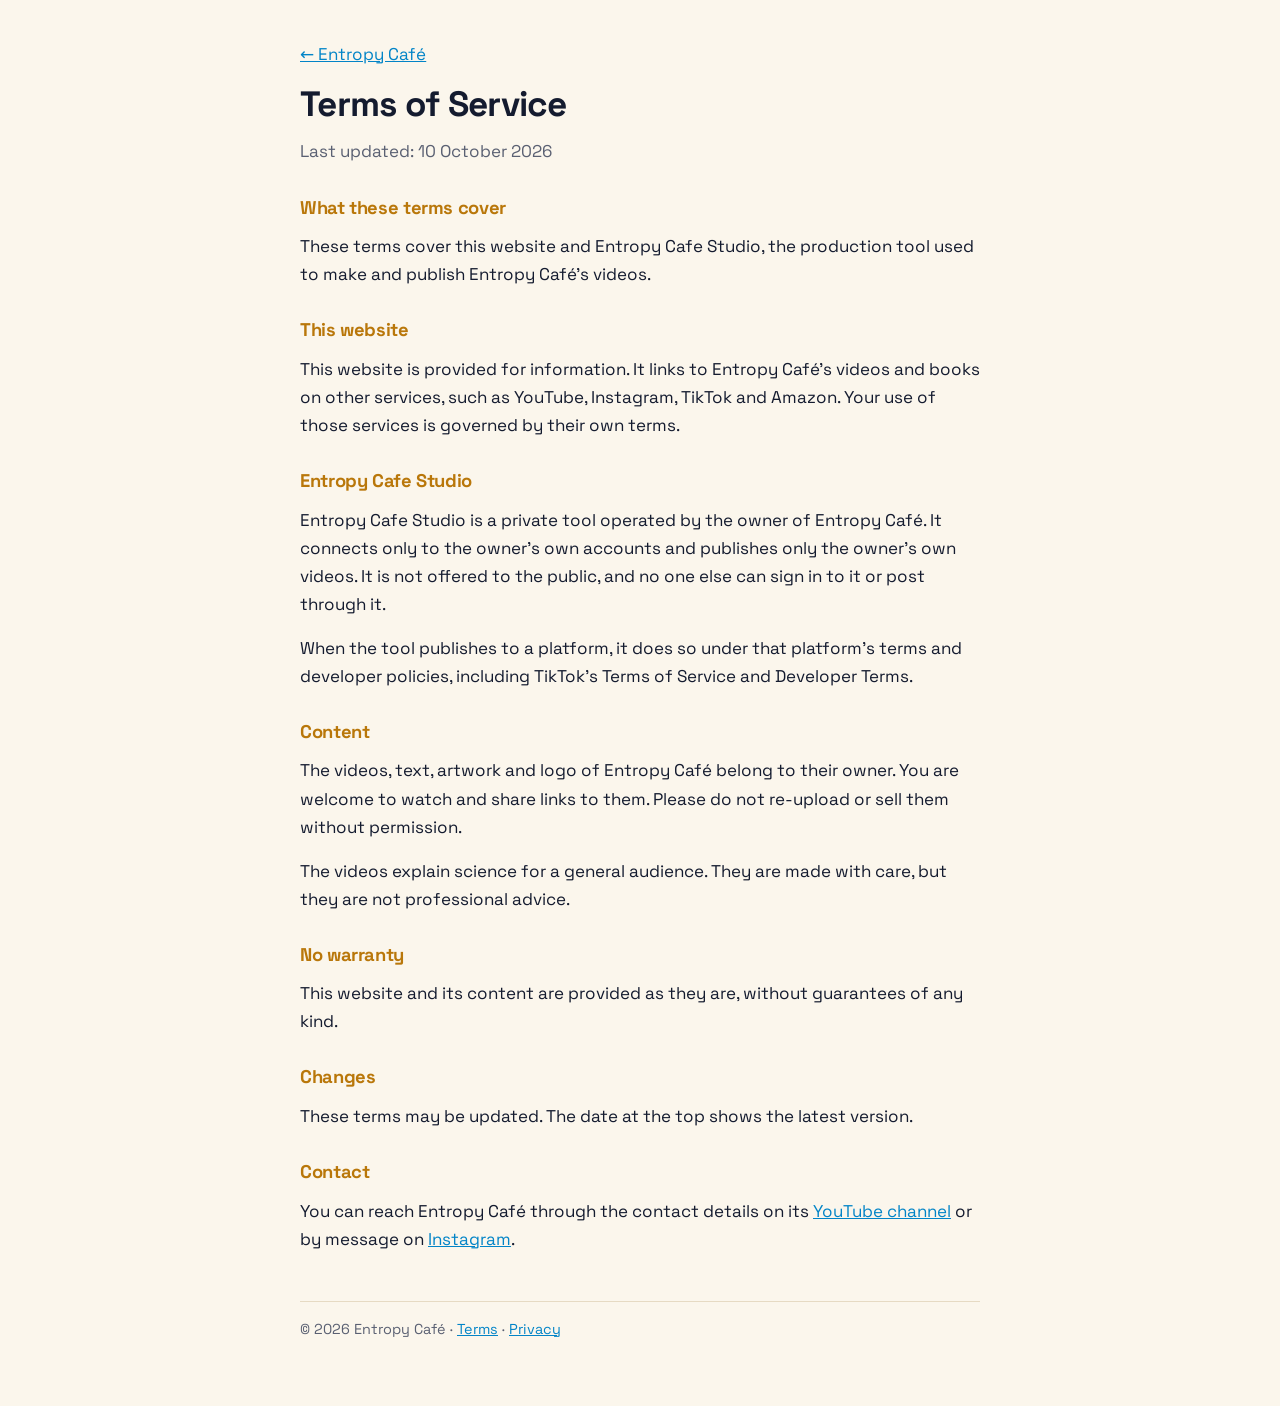
<file: terms.html>
<!doctype html>
<html lang="en">
<head>
<meta charset="utf-8">
<meta name="viewport" content="width=device-width, initial-scale=1">
<title>Terms of Service · Entropy Café</title>
<link rel="icon" href="logo.png">
<link rel="stylesheet" href="style.css">
</head>
<body>
<main>
  <p><a href="./">← Entropy Café</a></p>
  <h1>Terms of Service</h1>
  <p class="tag">Last updated: 10 October 2026</p>

  <h2>What these terms cover</h2>
  <p>These terms cover this website and Entropy Cafe Studio, the production tool used to make and publish Entropy Café's videos.</p>

  <h2>This website</h2>
  <p>This website is provided for information. It links to Entropy Café's videos and books on other services, such as YouTube, Instagram, TikTok and Amazon. Your use of those services is governed by their own terms.</p>

  <h2>Entropy Cafe Studio</h2>
  <p>Entropy Cafe Studio is a private tool operated by the owner of Entropy Café. It connects only to the owner's own accounts and publishes only the owner's own videos. It is not offered to the public, and no one else can sign in to it or post through it.</p>
  <p>When the tool publishes to a platform, it does so under that platform's terms and developer policies, including TikTok's Terms of Service and Developer Terms.</p>

  <h2>Content</h2>
  <p>The videos, text, artwork and logo of Entropy Café belong to their owner. You are welcome to watch and share links to them. Please do not re-upload or sell them without permission.</p>
  <p>The videos explain science for a general audience. They are made with care, but they are not professional advice.</p>

  <h2>No warranty</h2>
  <p>This website and its content are provided as they are, without guarantees of any kind.</p>

  <h2>Changes</h2>
  <p>These terms may be updated. The date at the top shows the latest version.</p>

  <h2>Contact</h2>
  <p>You can reach Entropy Café through the contact details on its <a href="https://www.youtube.com/@entropycafe">YouTube channel</a> or by message on <a href="https://www.instagram.com/entropy.cafe.science/">Instagram</a>.</p>

  <footer>
    © 2026 Entropy Café · <a href="terms.html">Terms</a> · <a href="privacy.html">Privacy</a>
  </footer>
</main>
</body>
</html>
</file>
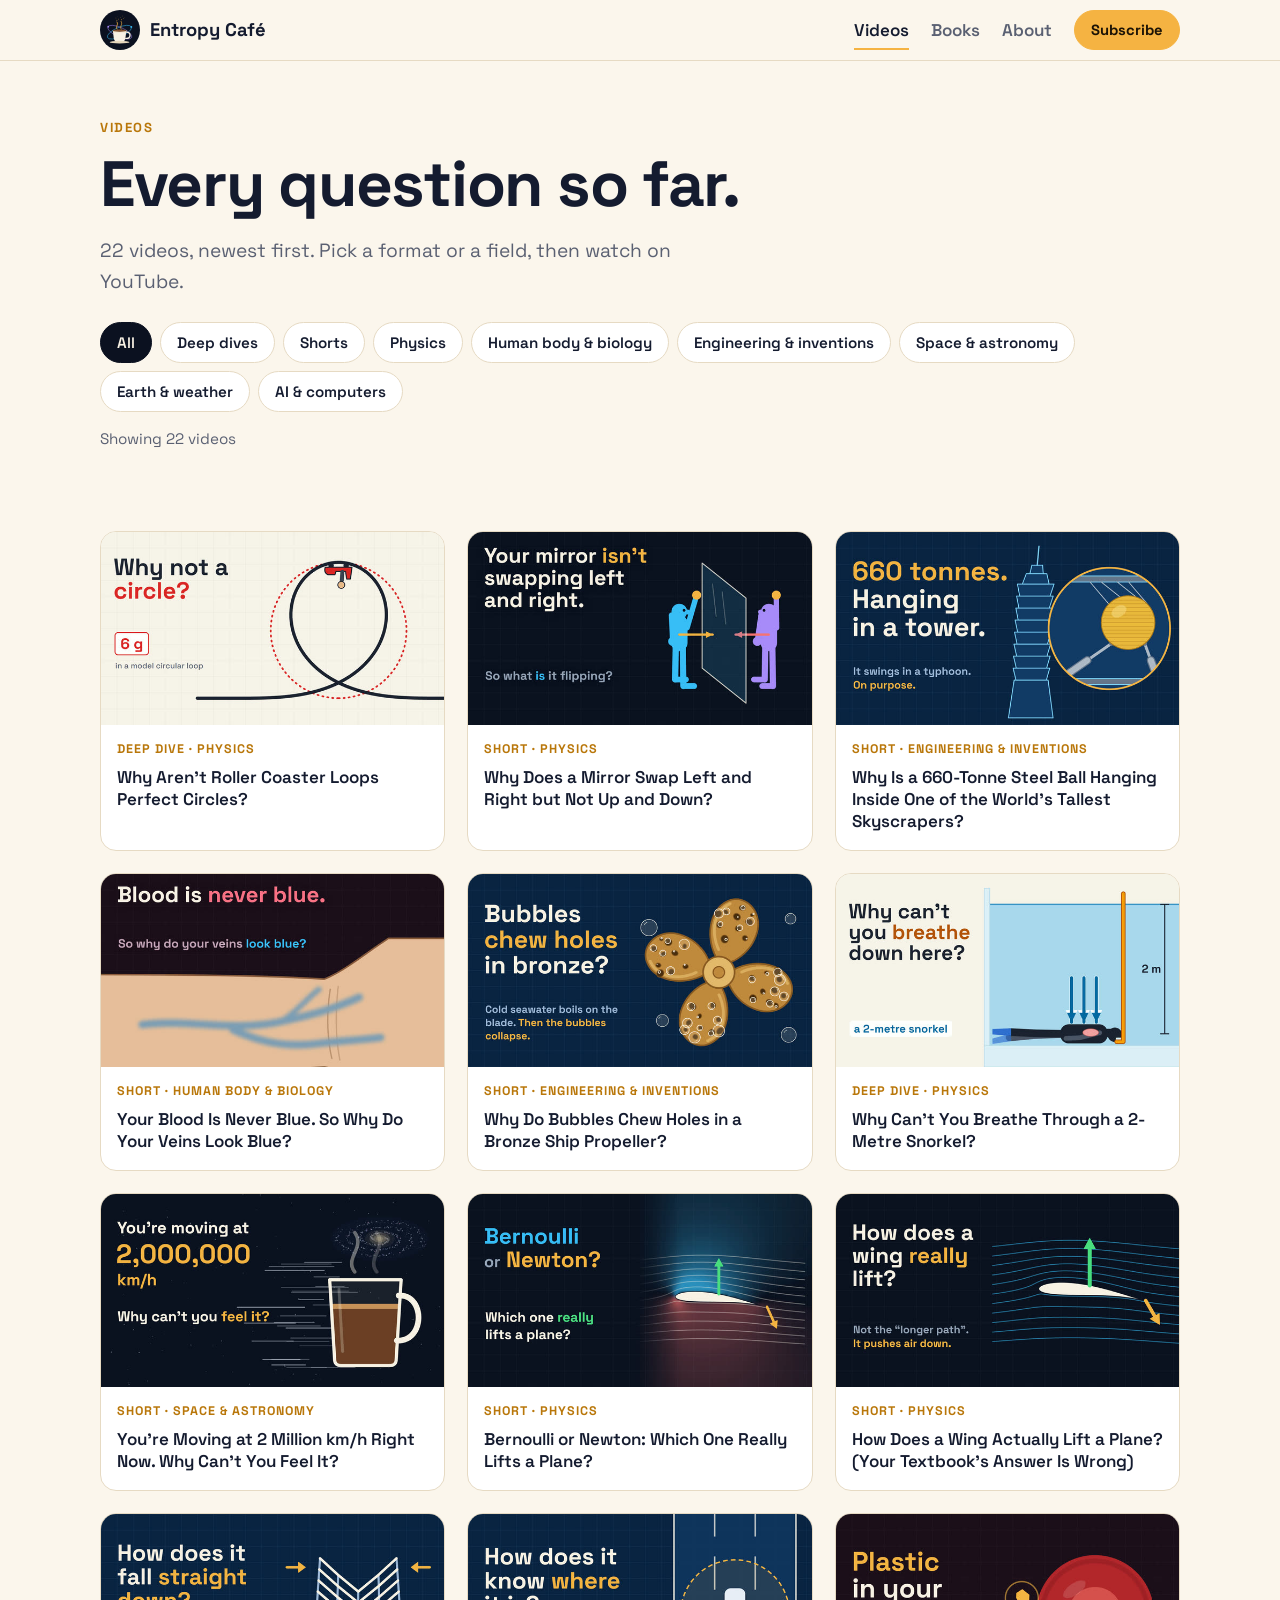
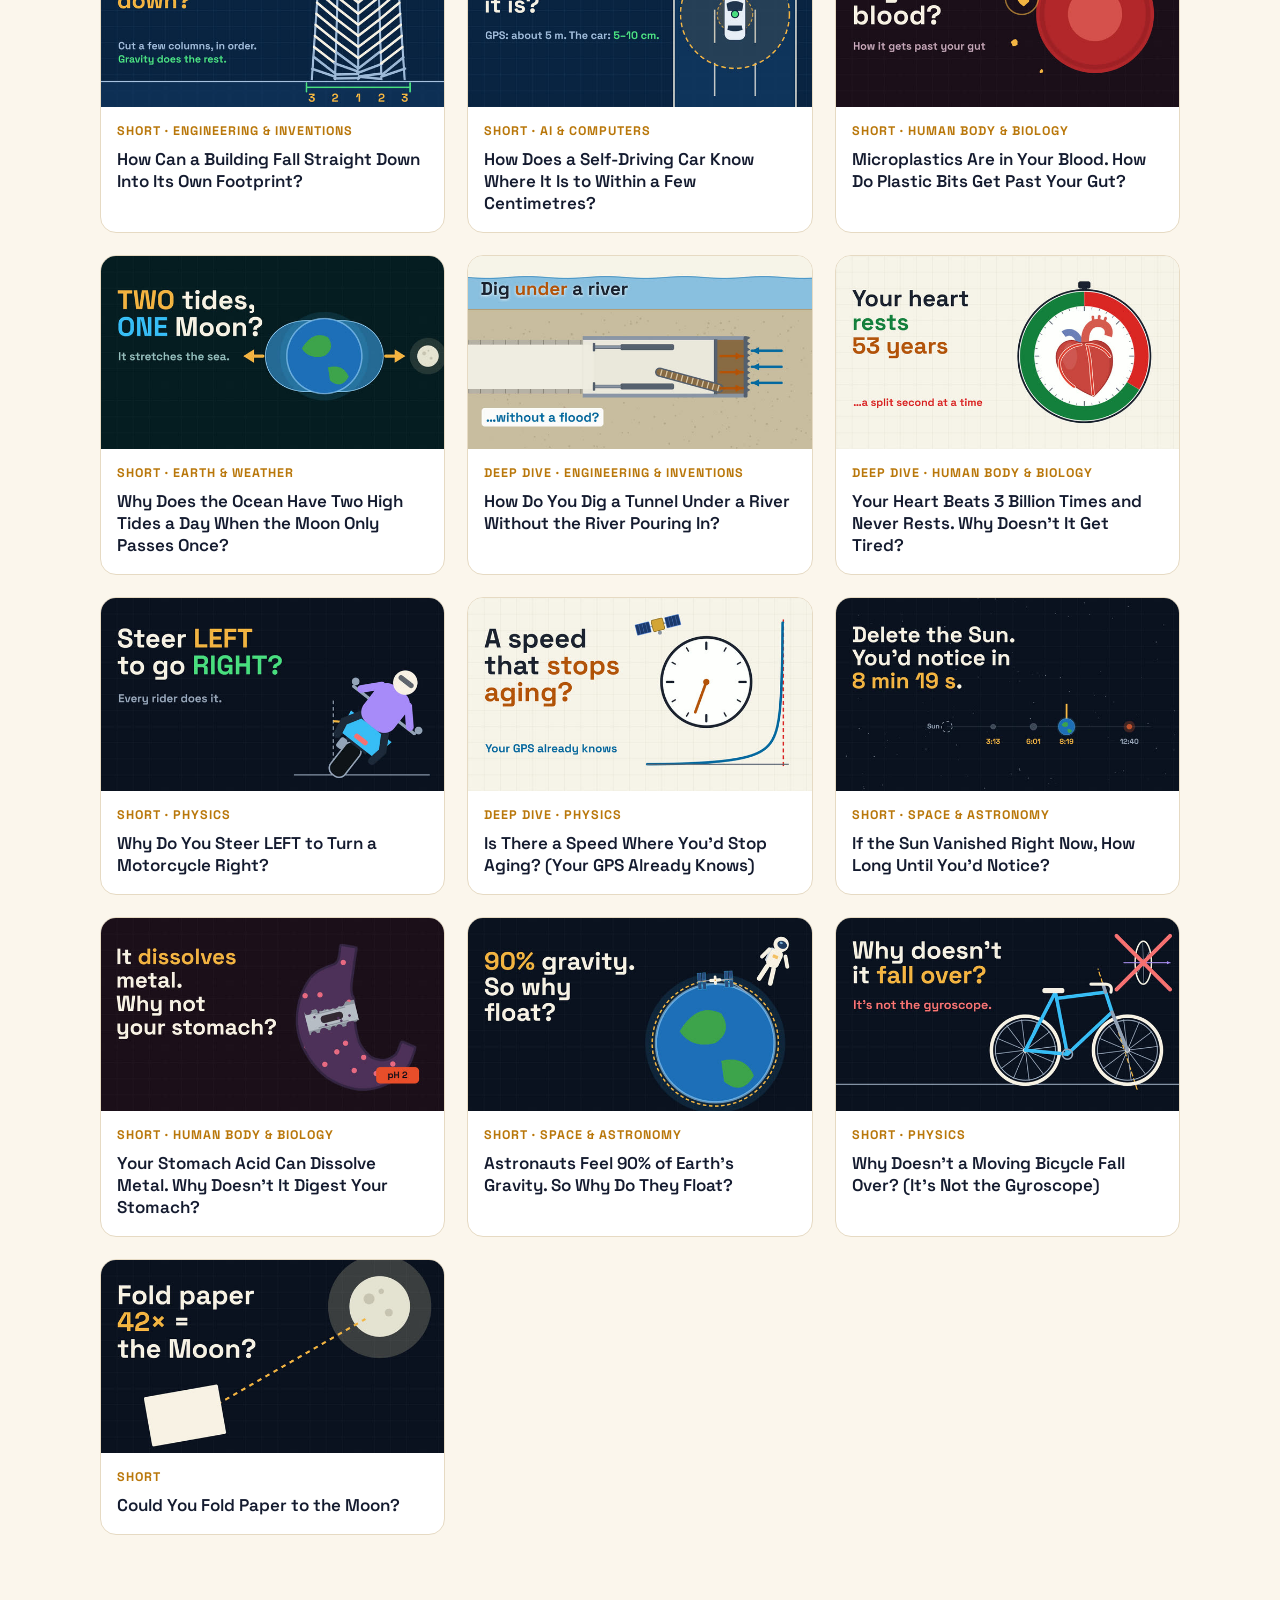
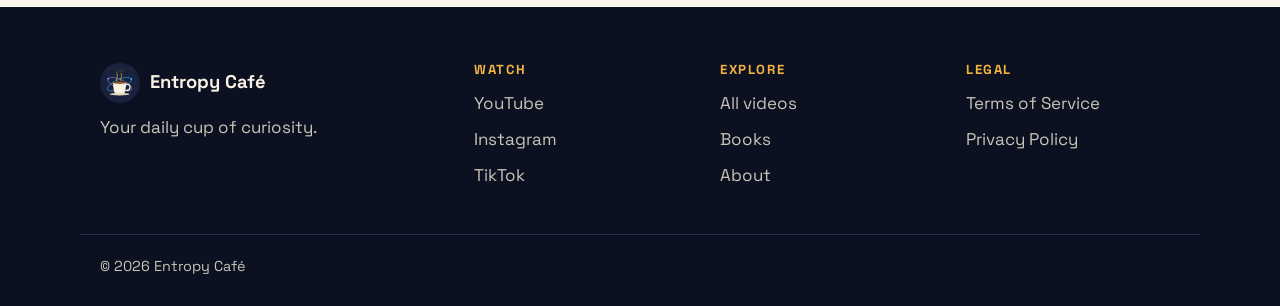
<file: videos.html>
<!doctype html>
<html lang="en">
<head>
<meta charset="utf-8">
<meta name="viewport" content="width=device-width, initial-scale=1">
<title>Videos · Entropy Café</title>
<meta name="description" content="Every Entropy Café science explainer, newest first.">
<meta property="og:title" content="Videos · Entropy Café">
<meta property="og:description" content="Every Entropy Café science explainer, newest first.">
<meta property="og:image" content="https://wadra.github.io/entropycafe_website/img/banner.jpg">
<link rel="icon" href="logo.png">
<link rel="stylesheet" href="style.css">
</head>
<body class="site ">
<a class="skip" href="#main">Skip to content</a>
<nav class="top">
  <div class="wrap">
    <a class="brand" href="./"><span class="logo " aria-hidden="true"><svg viewBox="-300 -330 600 580"><g id="mark">
  <!-- orbit rings (atom) around the cup -->
  <ellipse cx="0" cy="-10" rx="250" ry="92" fill="none" stroke="#38BDF8" stroke-width="10" opacity="0.9" transform="rotate(-24)"/>
  <ellipse cx="0" cy="-10" rx="250" ry="92" fill="none" stroke="#A78BFA" stroke-width="10" opacity="0.85" transform="rotate(24)"/>
  <circle cx="226" cy="-110" r="17" fill="#38BDF8"/>
  <circle cx="-218" cy="-116" r="17" fill="#A78BFA"/>
  <!-- cup -->
  <path d="M -130 -40 L 130 -40 L 110 120 Q 100 170 50 170 L -50 170 Q -100 170 -110 120 Z" fill="#F8F1E4"/>
  <path d="M 128 -10 Q 205 -10 200 55 Q 195 118 118 110" fill="none" stroke="#F8F1E4" stroke-width="26" stroke-linecap="round"/>
  <path d="M -130 -40 L 130 -40 L 126 -8 L -126 -8 Z" fill="#E7D8BD"/>
  <ellipse cx="0" cy="-40" rx="130" ry="20" fill="#6B3F24"/>
  <ellipse cx="0" cy="-44" rx="110" ry="12" fill="#8A5634"/>
  <!-- saucer -->
  <ellipse cx="0" cy="182" rx="190" ry="26" fill="#E7D8BD"/>
  <!-- steam that dissolves into scattered particles (entropy) -->
  <path d="M -50 -70 C -90 -120, -10 -150, -50 -205" fill="none" stroke="#F5B342" stroke-width="16" stroke-linecap="round"/>
  <path d="M 30 -70 C -10 -125, 70 -150, 30 -215" fill="none" stroke="#F5B342" stroke-width="16" stroke-linecap="round" opacity="0.85"/>
  <g fill="#F5B342">
    <circle cx="-52" cy="-238" r="9"/><circle cx="-20" cy="-262" r="7"/><circle cx="-70" cy="-282" r="6"/>
    <circle cx="38" cy="-248" r="9"/><circle cx="70" cy="-276" r="6"/><circle cx="12" cy="-298" r="5"/>
    <circle cx="-38" cy="-318" r="4"/><circle cx="52" cy="-322" r="4"/><circle cx="96" cy="-300" r="3.5"/>
  </g>
</g>
</svg></span><span>Entropy Café</span></a>
    <div class="top-links">
      <a href="videos.html" aria-current="page">Videos</a><a href="./#books">Books</a><a href="about.html">About</a>
      <a class="btn primary small" href="https://www.youtube.com/@entropycafe?sub_confirmation=1">Subscribe</a>
    </div>
  </div>
</nav>
<main id="main">
<header class="page-head"><div class="wrap">
  <p class="eyebrow">Videos</p>
  <h1>Every question so far.</h1>
  <p class="lede">22 videos, newest first. Pick a format or a field, then watch on YouTube.</p>
  <div class="filters" role="group" aria-label="Filter videos"><button type="button" class="chip" data-filter="all" aria-pressed="true">All</button><button type="button" class="chip" data-filter="long" aria-pressed="false">Deep dives</button><button type="button" class="chip" data-filter="short" aria-pressed="false">Shorts</button><button type="button" class="chip" data-filter="topic:Physics" aria-pressed="false">Physics</button><button type="button" class="chip" data-filter="topic:Human body &amp; biology" aria-pressed="false">Human body &amp; biology</button><button type="button" class="chip" data-filter="topic:Engineering &amp; inventions" aria-pressed="false">Engineering &amp; inventions</button><button type="button" class="chip" data-filter="topic:Space &amp; astronomy" aria-pressed="false">Space &amp; astronomy</button><button type="button" class="chip" data-filter="topic:Earth &amp; weather" aria-pressed="false">Earth &amp; weather</button><button type="button" class="chip" data-filter="topic:AI &amp; computers" aria-pressed="false">AI &amp; computers</button></div>
  <p class="count" id="count" aria-live="polite"></p>
</div></header>
<section class="wrap"><ul class="grid" id="grid">
      <li data-format="long" data-topic="Physics"><a class="card" href="https://www.youtube.com/watch?v=LrMiKz4gIHo">
        <span class="thumb"><img src="thumbs/LrMiKz4gIHo.jpg" alt="" width="640" height="360" loading="lazy"><span class="play" aria-hidden="true"></span></span>
        <span class="card-body"><span class="card-meta">Deep dive · Physics</span>
        <span class="card-title">Why Aren't Roller Coaster Loops Perfect Circles?</span></span>
      </a></li>
      <li data-format="short" data-topic="Physics"><a class="card" href="https://www.youtube.com/watch?v=R-E58-oAwu8">
        <span class="thumb"><img src="thumbs/R-E58-oAwu8.jpg" alt="" width="640" height="360" loading="lazy"><span class="play" aria-hidden="true"></span></span>
        <span class="card-body"><span class="card-meta">Short · Physics</span>
        <span class="card-title">Why Does a Mirror Swap Left and Right but Not Up and Down?</span></span>
      </a></li>
      <li data-format="short" data-topic="Engineering &amp; inventions"><a class="card" href="https://www.youtube.com/watch?v=MwzSx87dSso">
        <span class="thumb"><img src="thumbs/MwzSx87dSso.jpg" alt="" width="640" height="360" loading="lazy"><span class="play" aria-hidden="true"></span></span>
        <span class="card-body"><span class="card-meta">Short · Engineering &amp; inventions</span>
        <span class="card-title">Why Is a 660-Tonne Steel Ball Hanging Inside One of the World's Tallest Skyscrapers?</span></span>
      </a></li>
      <li data-format="short" data-topic="Human body &amp; biology"><a class="card" href="https://www.youtube.com/watch?v=UH8TiU-_Jjw">
        <span class="thumb"><img src="thumbs/UH8TiU-_Jjw.jpg" alt="" width="640" height="360" loading="lazy"><span class="play" aria-hidden="true"></span></span>
        <span class="card-body"><span class="card-meta">Short · Human body &amp; biology</span>
        <span class="card-title">Your Blood Is Never Blue. So Why Do Your Veins Look Blue?</span></span>
      </a></li>
      <li data-format="short" data-topic="Engineering &amp; inventions"><a class="card" href="https://www.youtube.com/watch?v=LP9dJIgWTT4">
        <span class="thumb"><img src="thumbs/LP9dJIgWTT4.jpg" alt="" width="640" height="360" loading="lazy"><span class="play" aria-hidden="true"></span></span>
        <span class="card-body"><span class="card-meta">Short · Engineering &amp; inventions</span>
        <span class="card-title">Why Do Bubbles Chew Holes in a Bronze Ship Propeller?</span></span>
      </a></li>
      <li data-format="long" data-topic="Physics"><a class="card" href="https://www.youtube.com/watch?v=lFgBQprTJiI">
        <span class="thumb"><img src="thumbs/lFgBQprTJiI.jpg" alt="" width="640" height="360" loading="lazy"><span class="play" aria-hidden="true"></span></span>
        <span class="card-body"><span class="card-meta">Deep dive · Physics</span>
        <span class="card-title">Why Can't You Breathe Through a 2-Metre Snorkel?</span></span>
      </a></li>
      <li data-format="short" data-topic="Space &amp; astronomy"><a class="card" href="https://www.youtube.com/watch?v=-sFlDflhY6E">
        <span class="thumb"><img src="thumbs/-sFlDflhY6E.jpg" alt="" width="640" height="360" loading="lazy"><span class="play" aria-hidden="true"></span></span>
        <span class="card-body"><span class="card-meta">Short · Space &amp; astronomy</span>
        <span class="card-title">You're Moving at 2 Million km/h Right Now. Why Can't You Feel It?</span></span>
      </a></li>
      <li data-format="short" data-topic="Physics"><a class="card" href="https://www.youtube.com/watch?v=v6BCLOQDG7M">
        <span class="thumb"><img src="thumbs/v6BCLOQDG7M.jpg" alt="" width="640" height="360" loading="lazy"><span class="play" aria-hidden="true"></span></span>
        <span class="card-body"><span class="card-meta">Short · Physics</span>
        <span class="card-title">Bernoulli or Newton: Which One Really Lifts a Plane?</span></span>
      </a></li>
      <li data-format="short" data-topic="Physics"><a class="card" href="https://www.youtube.com/watch?v=gmUbRtGNGnc">
        <span class="thumb"><img src="thumbs/gmUbRtGNGnc.jpg" alt="" width="640" height="360" loading="lazy"><span class="play" aria-hidden="true"></span></span>
        <span class="card-body"><span class="card-meta">Short · Physics</span>
        <span class="card-title">How Does a Wing Actually Lift a Plane? (Your Textbook's Answer Is Wrong)</span></span>
      </a></li>
      <li data-format="short" data-topic="Engineering &amp; inventions"><a class="card" href="https://www.youtube.com/watch?v=VhIoQEY8bSI">
        <span class="thumb"><img src="thumbs/VhIoQEY8bSI.jpg" alt="" width="640" height="360" loading="lazy"><span class="play" aria-hidden="true"></span></span>
        <span class="card-body"><span class="card-meta">Short · Engineering &amp; inventions</span>
        <span class="card-title">How Can a Building Fall Straight Down Into Its Own Footprint?</span></span>
      </a></li>
      <li data-format="short" data-topic="AI &amp; computers"><a class="card" href="https://www.youtube.com/watch?v=ZG6vG3PNk2k">
        <span class="thumb"><img src="thumbs/ZG6vG3PNk2k.jpg" alt="" width="640" height="360" loading="lazy"><span class="play" aria-hidden="true"></span></span>
        <span class="card-body"><span class="card-meta">Short · AI &amp; computers</span>
        <span class="card-title">How Does a Self-Driving Car Know Where It Is to Within a Few Centimetres?</span></span>
      </a></li>
      <li data-format="short" data-topic="Human body &amp; biology"><a class="card" href="https://www.youtube.com/watch?v=XrHxT7mNjys">
        <span class="thumb"><img src="thumbs/XrHxT7mNjys.jpg" alt="" width="640" height="360" loading="lazy"><span class="play" aria-hidden="true"></span></span>
        <span class="card-body"><span class="card-meta">Short · Human body &amp; biology</span>
        <span class="card-title">Microplastics Are in Your Blood. How Do Plastic Bits Get Past Your Gut?</span></span>
      </a></li>
      <li data-format="short" data-topic="Earth &amp; weather"><a class="card" href="https://www.youtube.com/watch?v=r6dXznw6mj8">
        <span class="thumb"><img src="thumbs/r6dXznw6mj8.jpg" alt="" width="640" height="360" loading="lazy"><span class="play" aria-hidden="true"></span></span>
        <span class="card-body"><span class="card-meta">Short · Earth &amp; weather</span>
        <span class="card-title">Why Does the Ocean Have Two High Tides a Day When the Moon Only Passes Once?</span></span>
      </a></li>
      <li data-format="long" data-topic="Engineering &amp; inventions"><a class="card" href="https://www.youtube.com/watch?v=yAzXlsdHdSY">
        <span class="thumb"><img src="thumbs/yAzXlsdHdSY.jpg" alt="" width="640" height="360" loading="lazy"><span class="play" aria-hidden="true"></span></span>
        <span class="card-body"><span class="card-meta">Deep dive · Engineering &amp; inventions</span>
        <span class="card-title">How Do You Dig a Tunnel Under a River Without the River Pouring In?</span></span>
      </a></li>
      <li data-format="long" data-topic="Human body &amp; biology"><a class="card" href="https://www.youtube.com/watch?v=SIKAkvs3aoc">
        <span class="thumb"><img src="thumbs/SIKAkvs3aoc.jpg" alt="" width="640" height="360" loading="lazy"><span class="play" aria-hidden="true"></span></span>
        <span class="card-body"><span class="card-meta">Deep dive · Human body &amp; biology</span>
        <span class="card-title">Your Heart Beats 3 Billion Times and Never Rests. Why Doesn't It Get Tired?</span></span>
      </a></li>
      <li data-format="short" data-topic="Physics"><a class="card" href="https://www.youtube.com/watch?v=OgwEfNe9krY">
        <span class="thumb"><img src="thumbs/OgwEfNe9krY.jpg" alt="" width="640" height="360" loading="lazy"><span class="play" aria-hidden="true"></span></span>
        <span class="card-body"><span class="card-meta">Short · Physics</span>
        <span class="card-title">Why Do You Steer LEFT to Turn a Motorcycle Right?</span></span>
      </a></li>
      <li data-format="long" data-topic="Physics"><a class="card" href="https://www.youtube.com/watch?v=2PHwtphY25M">
        <span class="thumb"><img src="thumbs/2PHwtphY25M.jpg" alt="" width="640" height="360" loading="lazy"><span class="play" aria-hidden="true"></span></span>
        <span class="card-body"><span class="card-meta">Deep dive · Physics</span>
        <span class="card-title">Is There a Speed Where You'd Stop Aging? (Your GPS Already Knows)</span></span>
      </a></li>
      <li data-format="short" data-topic="Space &amp; astronomy"><a class="card" href="https://www.youtube.com/watch?v=bzlN8QD08Q0">
        <span class="thumb"><img src="thumbs/bzlN8QD08Q0.jpg" alt="" width="640" height="360" loading="lazy"><span class="play" aria-hidden="true"></span></span>
        <span class="card-body"><span class="card-meta">Short · Space &amp; astronomy</span>
        <span class="card-title">If the Sun Vanished Right Now, How Long Until You'd Notice?</span></span>
      </a></li>
      <li data-format="short" data-topic="Human body &amp; biology"><a class="card" href="https://www.youtube.com/watch?v=iULtvHcDnAY">
        <span class="thumb"><img src="thumbs/iULtvHcDnAY.jpg" alt="" width="640" height="360" loading="lazy"><span class="play" aria-hidden="true"></span></span>
        <span class="card-body"><span class="card-meta">Short · Human body &amp; biology</span>
        <span class="card-title">Your Stomach Acid Can Dissolve Metal. Why Doesn't It Digest Your Stomach?</span></span>
      </a></li>
      <li data-format="short" data-topic="Space &amp; astronomy"><a class="card" href="https://www.youtube.com/watch?v=ezZRpYUO9UI">
        <span class="thumb"><img src="thumbs/ezZRpYUO9UI.jpg" alt="" width="640" height="360" loading="lazy"><span class="play" aria-hidden="true"></span></span>
        <span class="card-body"><span class="card-meta">Short · Space &amp; astronomy</span>
        <span class="card-title">Astronauts Feel 90% of Earth's Gravity. So Why Do They Float?</span></span>
      </a></li>
      <li data-format="short" data-topic="Physics"><a class="card" href="https://www.youtube.com/watch?v=CoXMA_3IMB8">
        <span class="thumb"><img src="thumbs/CoXMA_3IMB8.jpg" alt="" width="640" height="360" loading="lazy"><span class="play" aria-hidden="true"></span></span>
        <span class="card-body"><span class="card-meta">Short · Physics</span>
        <span class="card-title">Why Doesn't a Moving Bicycle Fall Over? (It's Not the Gyroscope)</span></span>
      </a></li>
      <li data-format="short" data-topic=""><a class="card" href="https://www.youtube.com/watch?v=ofThvQxqaBI">
        <span class="thumb"><img src="thumbs/ofThvQxqaBI.jpg" alt="" width="640" height="360" loading="lazy"><span class="play" aria-hidden="true"></span></span>
        <span class="card-body"><span class="card-meta">Short</span>
        <span class="card-title">Could You Fold Paper to the Moon?</span></span>
      </a></li>
</ul></section></main>
<footer class="foot">
  <div class="wrap foot-grid">
    <div><a class="brand" href="./"><span class="logo " aria-hidden="true"><svg viewBox="-300 -330 600 580"><g id="mark">
  <!-- orbit rings (atom) around the cup -->
  <ellipse cx="0" cy="-10" rx="250" ry="92" fill="none" stroke="#38BDF8" stroke-width="10" opacity="0.9" transform="rotate(-24)"/>
  <ellipse cx="0" cy="-10" rx="250" ry="92" fill="none" stroke="#A78BFA" stroke-width="10" opacity="0.85" transform="rotate(24)"/>
  <circle cx="226" cy="-110" r="17" fill="#38BDF8"/>
  <circle cx="-218" cy="-116" r="17" fill="#A78BFA"/>
  <!-- cup -->
  <path d="M -130 -40 L 130 -40 L 110 120 Q 100 170 50 170 L -50 170 Q -100 170 -110 120 Z" fill="#F8F1E4"/>
  <path d="M 128 -10 Q 205 -10 200 55 Q 195 118 118 110" fill="none" stroke="#F8F1E4" stroke-width="26" stroke-linecap="round"/>
  <path d="M -130 -40 L 130 -40 L 126 -8 L -126 -8 Z" fill="#E7D8BD"/>
  <ellipse cx="0" cy="-40" rx="130" ry="20" fill="#6B3F24"/>
  <ellipse cx="0" cy="-44" rx="110" ry="12" fill="#8A5634"/>
  <!-- saucer -->
  <ellipse cx="0" cy="182" rx="190" ry="26" fill="#E7D8BD"/>
  <!-- steam that dissolves into scattered particles (entropy) -->
  <path d="M -50 -70 C -90 -120, -10 -150, -50 -205" fill="none" stroke="#F5B342" stroke-width="16" stroke-linecap="round"/>
  <path d="M 30 -70 C -10 -125, 70 -150, 30 -215" fill="none" stroke="#F5B342" stroke-width="16" stroke-linecap="round" opacity="0.85"/>
  <g fill="#F5B342">
    <circle cx="-52" cy="-238" r="9"/><circle cx="-20" cy="-262" r="7"/><circle cx="-70" cy="-282" r="6"/>
    <circle cx="38" cy="-248" r="9"/><circle cx="70" cy="-276" r="6"/><circle cx="12" cy="-298" r="5"/>
    <circle cx="-38" cy="-318" r="4"/><circle cx="52" cy="-322" r="4"/><circle cx="96" cy="-300" r="3.5"/>
  </g>
</g>
</svg></span><span>Entropy Café</span></a><p>Your daily cup of curiosity.</p></div>
    <div><h2>Watch</h2><a href="https://www.youtube.com/@entropycafe">YouTube</a><a href="https://www.instagram.com/entropy.cafe.science/">Instagram</a><a href="https://www.tiktok.com/@entropycafe">TikTok</a></div>
    <div><h2>Explore</h2><a href="videos.html">All videos</a><a href="./#books">Books</a><a href="about.html">About</a></div>
    <div><h2>Legal</h2><a href="terms.html">Terms of Service</a><a href="privacy.html">Privacy Policy</a></div>
  </div>
  <p class="wrap copy">© 2026 Entropy Café</p>
</footer>
<script src="script.js" defer></script>
</body>
</html>
</file>
<file: style.css>
@font-face { font-family: "Space Grotesk"; src: url("fonts/space-grotesk.woff2") format("woff2"); font-weight: 300 700; font-display: swap; }
:root {
  --bg: #fbf6ec; --paper: #ffffff; --tint: #f3ead8; --line: #e6dac3;
  --ink: #141b2f; --muted: #5a6072; --navy: #0b1120; --cream: #f8f1e4;
  --gold: #f5b342; --gold-deep: #b9770a; --blue: #0284c7; --violet: #6d4fd8;
  --shadow: 0 1px 2px rgba(20, 27, 47, 0.06), 0 8px 24px rgba(20, 27, 47, 0.08);
  --shadow-lift: 0 2px 4px rgba(20, 27, 47, 0.08), 0 18px 40px rgba(20, 27, 47, 0.16);
}
* { box-sizing: border-box; }
html { scroll-behavior: smooth; }
body { margin: 0; background: var(--bg); color: var(--ink); font: 17px/1.65 "Space Grotesk", system-ui, -apple-system, "Segoe UI", Roboto, sans-serif; }
img { max-width: 100%; height: auto; display: block; }
a { color: var(--blue); }
a:focus-visible, button:focus-visible, [tabindex]:focus-visible { outline: 3px solid var(--violet); outline-offset: 3px; border-radius: 8px; }
.wrap { max-width: 1120px; margin: 0 auto; padding-left: 20px; padding-right: 20px; }
h1, h2, h3 { line-height: 1.12; text-wrap: balance; letter-spacing: -0.02em; margin: 0 0 14px; }
h1 { font-size: clamp(2.3rem, 5.4vw, 4rem); font-weight: 700; }
h1 em { font-style: normal; color: var(--gold-deep); background: linear-gradient(transparent 68%, rgba(245, 179, 66, 0.4) 68%); }
h2 { font-size: clamp(1.6rem, 3.2vw, 2.3rem); }
h3 { font-size: 1.2rem; }
p { margin: 0 0 16px; }
.eyebrow { font-size: 0.82rem; font-weight: 700; text-transform: uppercase; letter-spacing: 0.12em; color: var(--gold-deep); margin-bottom: 10px; }
.lede { font-size: 1.2rem; color: var(--muted); max-width: 54ch; }
.center { text-align: center; max-width: 720px; margin: 0 auto 36px; }
.skip { position: absolute; left: -999px; } .skip:focus { left: 12px; top: 12px; background: var(--paper); padding: 8px 12px; z-index: 20; }
section { padding: 72px 0; } section.wrap { padding-top: 72px; padding-bottom: 72px; }

/* Buttons and chips */
.btn { display: inline-block; padding: 12px 22px; border-radius: 999px; border: 1.5px solid var(--ink); background: transparent; color: var(--ink); text-decoration: none; font: inherit; font-weight: 700; cursor: pointer; transition: transform 0.15s, box-shadow 0.15s, background 0.15s; }
.btn:hover { transform: translateY(-2px); box-shadow: var(--shadow); background: var(--paper); }
.btn.primary { background: var(--gold); border-color: var(--gold); color: #1c1305; }
.btn.primary:hover { background: #ffc661; }
.btn.small { padding: 7px 16px; font-size: 0.92rem; }
.btn.ghost { border-color: rgba(248, 241, 228, 0.6); color: var(--cream); } .btn.ghost:hover { background: rgba(248, 241, 228, 0.12); }
.cta { display: flex; flex-wrap: wrap; gap: 12px; margin: 26px 0 14px; }
.social { color: var(--muted); font-size: 0.95rem; }

/* Top bar */
.top { position: sticky; top: 0; z-index: 10; background: rgba(251, 246, 236, 0.88); backdrop-filter: blur(10px); border-bottom: 1px solid var(--line); }
.top .wrap { display: flex; justify-content: space-between; align-items: center; gap: 12px; padding-top: 10px; padding-bottom: 10px; }
.brand { display: inline-flex; align-items: center; gap: 10px; color: var(--ink); text-decoration: none; font-weight: 700; font-size: 1.15rem; }
.logo { display: inline-grid; place-items: center; width: 40px; height: 40px; border-radius: 50%; background: var(--navy); flex: none; transition: transform 0.4s; }
.logo svg { width: 78%; height: 78%; }
.brand:hover .logo { transform: rotate(-12deg) scale(1.06); }
.top-links { display: flex; align-items: center; gap: 22px; }
.top-links a:not(.btn) { color: var(--muted); text-decoration: none; font-weight: 600; position: relative; }
.top-links a:not(.btn)::after { content: ""; position: absolute; left: 0; right: 0; bottom: -6px; height: 2px; background: var(--gold); transform: scaleX(0); transition: transform 0.2s; }
.top-links a:not(.btn):hover, .top-links a[aria-current] { color: var(--ink); }
.top-links a:not(.btn):hover::after, .top-links a[aria-current]::after { transform: scaleX(1); }

/* Hero */
.hero { padding: 64px 0 56px; background: radial-gradient(700px 380px at 85% 10%, rgba(109, 79, 216, 0.1), transparent 70%), radial-gradient(600px 360px at 10% 0%, rgba(245, 179, 66, 0.16), transparent 70%); }
.hero-grid, .split { display: grid; grid-template-columns: 1.05fr 1fr; gap: 56px; align-items: center; }
.hero-art { position: relative; padding: 28px 8px; }
.eq { position: absolute; font-style: italic; font-weight: 500; color: var(--muted); background: var(--paper); border: 1px solid var(--line); border-radius: 999px; padding: 4px 14px; box-shadow: var(--shadow); animation: float 7s ease-in-out infinite; z-index: 2; }
.e1 { top: 0; left: 4%; } .e2 { top: 6%; right: 2%; animation-delay: -2.5s; } .e3 { bottom: 0; left: 14%; animation-delay: -4.5s; }
@keyframes float { 50% { transform: translateY(-10px); } }
.feature { display: block; background: var(--paper); border-radius: 22px; overflow: hidden; color: var(--ink); text-decoration: none; box-shadow: var(--shadow-lift); transform: rotate(1.5deg); transition: transform 0.3s, box-shadow 0.3s; }
.feature:hover { transform: rotate(0deg) translateY(-6px) scale(1.015); }
.feature-text { display: block; padding: 18px 22px 22px; }
.feature .card-title { font-size: 1.25rem; padding: 0; }

/* Thumbnails with a play button */
.thumb { position: relative; display: block; overflow: hidden; background: var(--tint); }
.thumb img { width: 100%; aspect-ratio: 16 / 9; object-fit: cover; transition: transform 0.4s; }
.play { position: absolute; inset: 0; margin: auto; width: 64px; height: 64px; border-radius: 50%; background: rgba(11, 17, 32, 0.82); opacity: 0; transform: scale(0.7); transition: opacity 0.2s, transform 0.2s; }
.play::after { content: ""; position: absolute; left: 26px; top: 20px; border-left: 19px solid var(--gold); border-top: 12px solid transparent; border-bottom: 12px solid transparent; }
a:hover .play, a:focus-visible .play { opacity: 1; transform: scale(1); }
a:hover .thumb img { transform: scale(1.05); }
.card-meta { display: block; font-size: 0.78rem; font-weight: 700; text-transform: uppercase; letter-spacing: 0.08em; color: var(--gold-deep); margin-bottom: 6px; }
.card-title { display: block; font-weight: 600; line-height: 1.3; }

/* Stats */
.stats { padding: 0; }
.stats-grid { display: grid; grid-template-columns: repeat(4, 1fr); gap: 16px; }
.stat { background: var(--paper); border: 1px solid var(--line); border-radius: 18px; padding: 22px; text-align: center; transition: transform 0.2s, box-shadow 0.2s, border-color 0.2s; }
.stat:hover { transform: translateY(-4px); box-shadow: var(--shadow); border-color: var(--gold); }
.stat b { display: block; font-size: 2.4rem; line-height: 1.1; letter-spacing: -0.03em; }
.stat span { color: var(--muted); font-size: 0.95rem; }

/* Entropy figure */
.entropy { margin: 0; }
.entropy svg { width: 100%; height: auto; display: block; }
.room { fill: var(--paper); stroke: var(--line); stroke-width: 2; }
.cup { fill: none; stroke: var(--ink); stroke-width: 4; stroke-linecap: round; stroke-linejoin: round; }
.dots circle { fill: var(--gold); stroke: var(--gold-deep); stroke-width: 1; transition: transform 1.6s cubic-bezier(0.2, 0.7, 0.2, 1) var(--d); }
.entropy.spread .dots circle { transform: translate(var(--dx), var(--dy)); }
.entropy figcaption .btn { flex: none; white-space: nowrap; }
.entropy figcaption { display: flex; justify-content: space-between; align-items: center; gap: 12px; margin-top: 12px; color: var(--muted); font-size: 0.95rem; }

/* Bars */
.band-light { background: var(--tint); }
.bars { list-style: none; margin: 0; padding: 0; display: grid; gap: 10px; }
.bars li { display: grid; grid-template-columns: 44px 1fr; gap: 14px; align-items: start; background: var(--paper); border: 1px solid var(--line); border-radius: 14px; padding: 12px 16px; transition: transform 0.2s, box-shadow 0.2s, border-color 0.2s; }
.bars li:hover, .bars li:focus { transform: translateX(6px); box-shadow: var(--shadow); border-color: var(--c); }
.bar-icon { display: grid; place-items: center; width: 44px; height: 44px; border-radius: 12px; color: var(--c); background: color-mix(in srgb, var(--c) 12%, white); transition: transform 0.3s; }
.bars li:hover .bar-icon, .bars li:focus .bar-icon { transform: rotate(-10deg) scale(1.1); }
.bar-name { display: flex; justify-content: space-between; font-weight: 700; }
.bar-track { display: block; height: 8px; border-radius: 99px; background: var(--tint); margin: 6px 0 0; overflow: hidden; }
.bar-fill { display: block; height: 100%; width: var(--w); border-radius: 99px; background: var(--c); transform-origin: left; transition: transform 1s cubic-bezier(0.2, 0.7, 0.2, 1); }
.js .bars:not(.in) .bar-fill { transform: scaleX(0); }
.bar-sample { display: block; max-height: 0; opacity: 0; overflow: hidden; color: var(--muted); font-size: 0.92rem; transition: max-height 0.3s, opacity 0.3s, margin 0.3s; }
.bars li:hover .bar-sample, .bars li:focus .bar-sample { max-height: 4.5em; opacity: 1; margin-top: 8px; }

/* Steps */
.steps { list-style: none; margin: 0; padding: 0; display: grid; grid-template-columns: repeat(4, 1fr); gap: 20px; position: relative; }
.steps::before { content: ""; position: absolute; top: 26px; left: 8%; right: 8%; border-top: 2px dashed var(--line); }
.steps li { position: relative; background: var(--paper); border: 1px solid var(--line); border-radius: 18px; padding: 22px; transition: transform 0.2s, box-shadow 0.2s; }
.steps li:hover { transform: translateY(-6px); box-shadow: var(--shadow-lift); }
.step-n { display: grid; place-items: center; width: 44px; height: 44px; border-radius: 50%; background: var(--navy); color: var(--gold); font-weight: 700; font-size: 1.15rem; margin-bottom: 14px; transition: background 0.2s, color 0.2s; }
.steps li:hover .step-n { background: var(--gold); color: var(--navy); }
.steps p { color: var(--muted); font-size: 0.97rem; margin: 0; }

/* Dark band */
.band-dark { background: var(--navy); color: var(--cream); }
.band-dark .eyebrow { color: var(--gold); } .band-dark p { color: #c9c4b8; }
.banner { border-radius: 18px; box-shadow: 0 20px 50px rgba(0, 0, 0, 0.4); transition: transform 0.4s; } .banner:hover { transform: scale(1.02); }

/* Book */
.book { display: grid; grid-template-columns: minmax(220px, 360px) 1fr; gap: 44px; align-items: center; background: var(--paper); border: 1px solid var(--line); border-radius: 24px; padding: 32px; box-shadow: var(--shadow); }
.book-cover img { border-radius: 12px; box-shadow: var(--shadow-lift); transition: transform 0.3s; } .book-cover:hover img { transform: rotate(-2deg) scale(1.03); }
.book h3 { font-size: 1.7rem; }
.ticks { padding: 0; margin: 0 0 20px; list-style: none; } .ticks li { padding-left: 28px; position: relative; margin-bottom: 6px; }
.ticks li::before { content: ""; position: absolute; left: 4px; top: 0.45em; width: 12px; height: 7px; border-left: 3px solid var(--gold-deep); border-bottom: 3px solid var(--gold-deep); transform: rotate(-45deg); }
.soon { color: var(--muted); border-top: 1px solid var(--line); padding-top: 16px; margin: 20px 0 0; }

/* Videos page */
.page-head { padding: 56px 0 8px; }
.filters { display: flex; flex-wrap: wrap; gap: 8px; margin-top: 24px; }
.chip { font: inherit; font-weight: 600; font-size: 0.95rem; padding: 7px 16px; border-radius: 999px; border: 1.5px solid var(--line); background: var(--paper); color: var(--ink); cursor: pointer; transition: border-color 0.15s, background 0.15s, transform 0.15s; }
.chip:hover { border-color: var(--ink); transform: translateY(-1px); }
.chip[aria-pressed="true"] { background: var(--navy); border-color: var(--navy); color: var(--cream); }
.count { color: var(--muted); font-size: 0.95rem; margin: 14px 0 0; }
.grid { list-style: none; margin: 0; padding: 0; display: grid; gap: 22px; grid-template-columns: repeat(auto-fill, minmax(260px, 1fr)); }
.grid li[hidden] { display: none; }
.card { display: block; height: 100%; background: var(--paper); border: 1px solid var(--line); border-radius: 16px; overflow: hidden; color: var(--ink); text-decoration: none; transition: transform 0.2s, box-shadow 0.2s, border-color 0.2s; }
.card:hover { transform: translateY(-6px); box-shadow: var(--shadow-lift); border-color: var(--gold); }
.card-body { display: block; padding: 14px 16px 18px; }

/* About */
.pic { border-radius: 20px; box-shadow: var(--shadow-lift); max-width: 440px; width: 100%; justify-self: center; transition: transform 0.4s; } .pic:hover { transform: rotate(-1.5deg) scale(1.02); }
.trio { display: grid; grid-template-columns: repeat(3, 1fr); gap: 20px; }
.tile { background: var(--paper); border: 1px solid var(--line); border-radius: 18px; padding: 26px; border-top: 4px solid var(--gold); transition: transform 0.2s, box-shadow 0.2s; }
.tile:hover { transform: translateY(-6px); box-shadow: var(--shadow-lift); } .tile p { color: var(--muted); margin: 0; }

/* Footer */
.foot { background: var(--navy); color: #c9c4b8; padding: 56px 0 28px; }
.foot-grid { display: grid; grid-template-columns: 1.6fr 1fr 1fr 1fr; gap: 32px; }
.foot .brand { color: var(--cream); margin-bottom: 10px; } .foot .logo { background: #18223d; }
.foot h2 { font-size: 0.82rem; text-transform: uppercase; letter-spacing: 0.12em; color: var(--gold); margin-bottom: 12px; }
.foot-grid a:not(.brand) { display: block; color: #c9c4b8; text-decoration: none; margin-bottom: 8px; } .foot-grid a:not(.brand):hover { color: var(--cream); text-decoration: underline; }
.copy { margin-top: 36px; padding-top: 20px; border-top: 1px solid #24304d; font-size: 0.9rem; }

/* Scroll reveal (only when scripts run) */
.js .reveal { opacity: 0; transform: translateY(22px); transition: opacity 0.7s, transform 0.7s; }
.js .reveal.in { opacity: 1; transform: none; }

/* Terms and privacy pages (plain documents) */
body:not(.site) main { max-width: 720px; margin: 0 auto; padding: 40px 20px 64px; }
body:not(.site) h1 { font-size: 2.2rem; } body:not(.site) h2 { font-size: 1.15rem; margin-top: 32px; color: var(--gold-deep); }
.tag { color: var(--muted); } body:not(.site) footer { margin-top: 48px; padding-top: 16px; border-top: 1px solid var(--line); font-size: 0.9rem; color: var(--muted); }

@media (max-width: 860px) {
  .hero-grid, .split { grid-template-columns: 1fr; gap: 36px; }
  .stats-grid, .steps { grid-template-columns: repeat(2, 1fr); } .steps::before { display: none; }
  .trio { grid-template-columns: 1fr; } .book { grid-template-columns: 1fr; padding: 22px; gap: 24px; } .book-cover img { max-width: 280px; margin: 0 auto; }
  .foot-grid { grid-template-columns: 1fr 1fr; }
  section, section.wrap { padding-top: 52px; padding-bottom: 52px; } .stats { padding: 0; }
  .top-links { gap: 14px; } .top-links .btn { display: none; }
}
@media (max-width: 480px) {
  .steps { grid-template-columns: 1fr; } .grid { grid-template-columns: 1fr; }
  .entropy figcaption { flex-direction: column; align-items: flex-start; }
  .brand span:last-child { font-size: 1rem; }
}
@media (prefers-reduced-motion: reduce) {
  html { scroll-behavior: auto; }
  *, *::before, *::after { animation: none !important; transition: none !important; }
  .js .reveal { opacity: 1; transform: none; }
}
</file>
